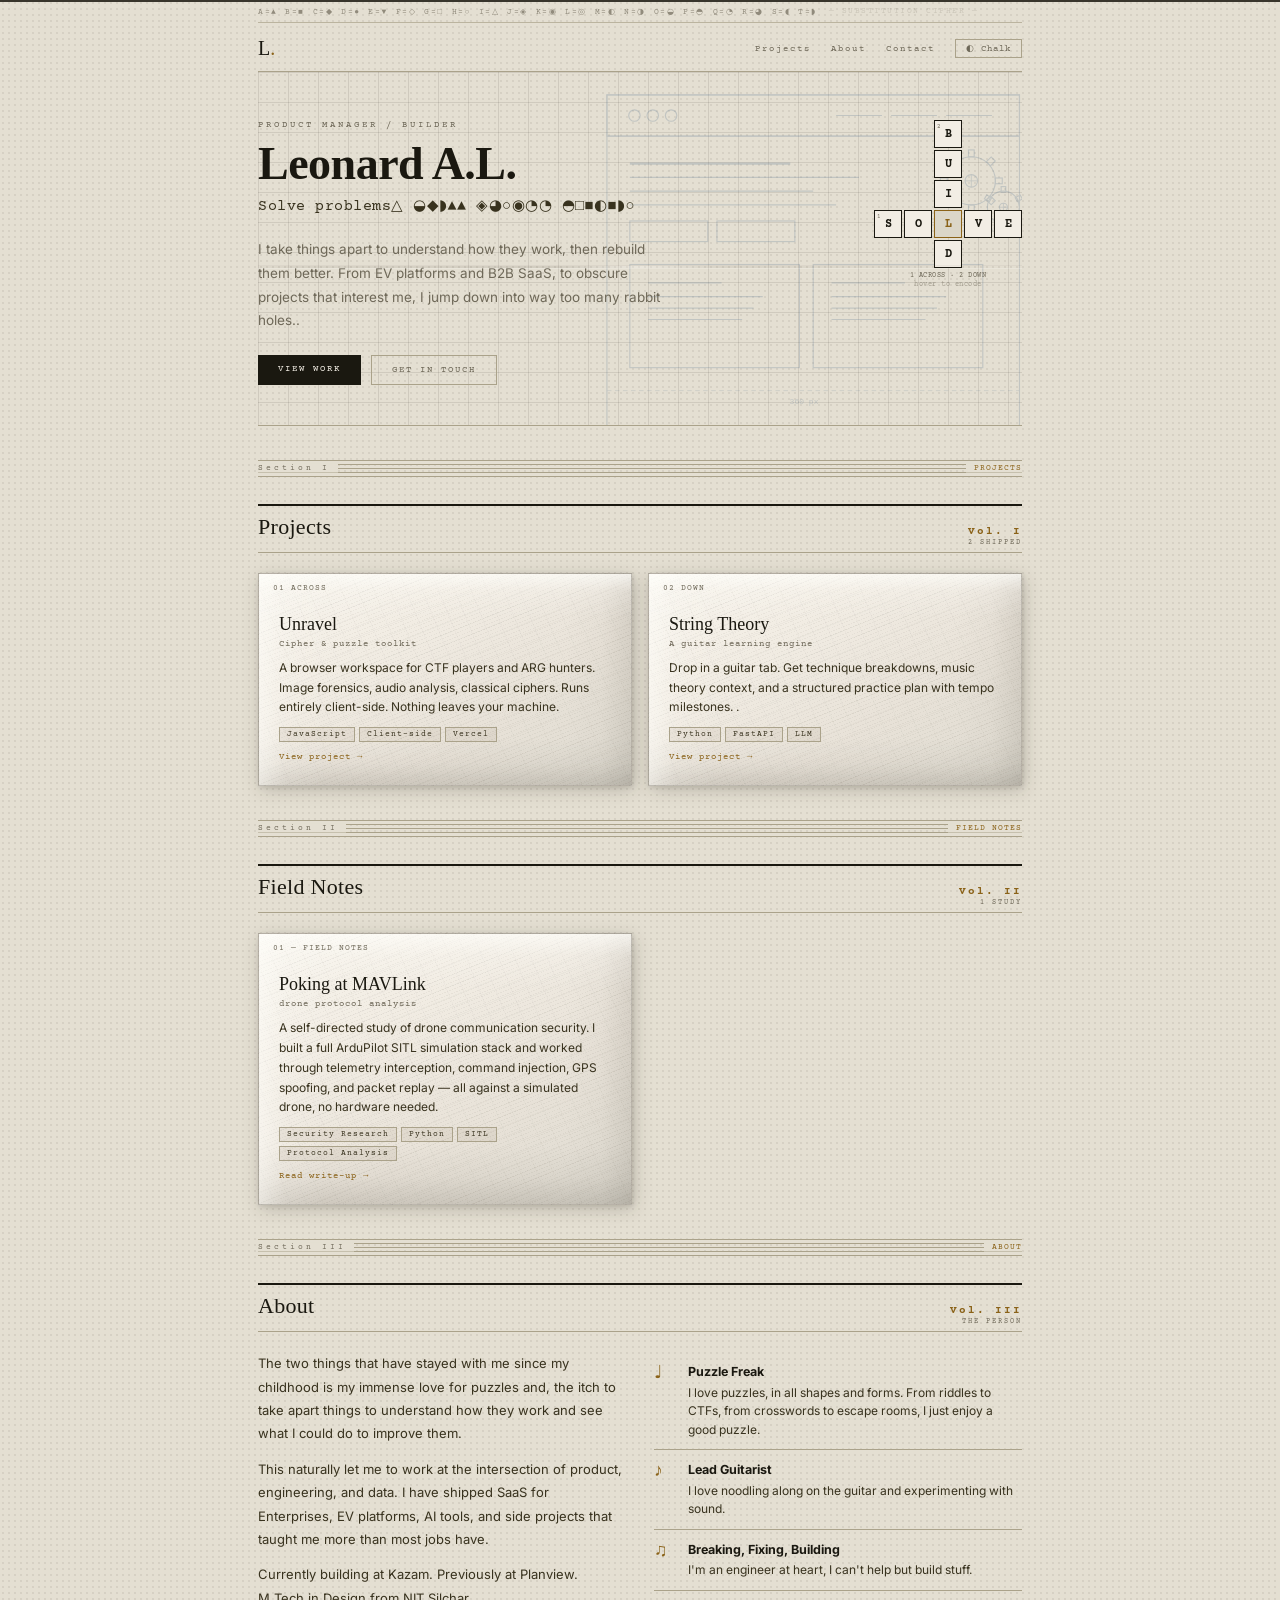
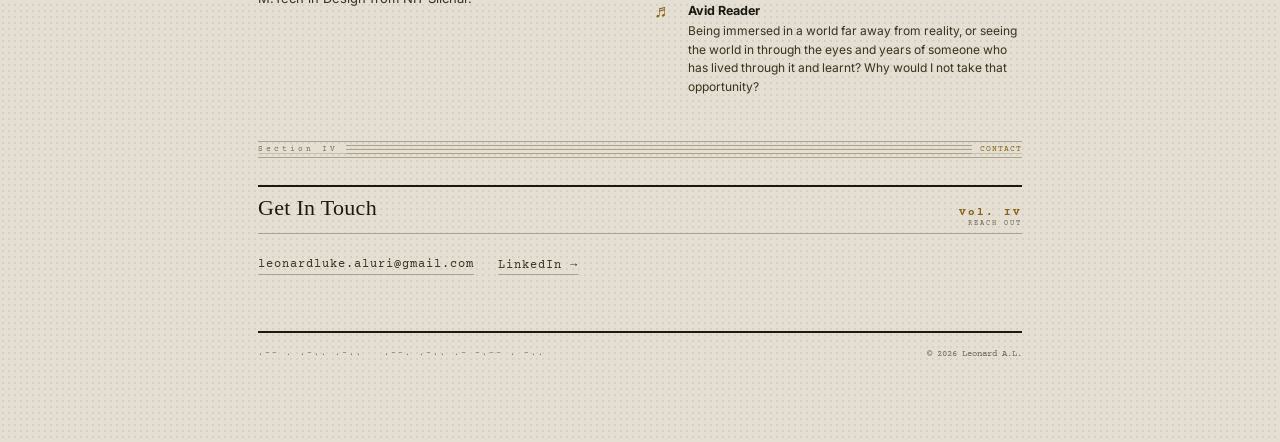
<file: index.html>
<!DOCTYPE html>
<html lang="en">
<head>
  <meta charset="UTF-8"/>
  <meta name="viewport" content="width=device-width,initial-scale=1"/>
  <title>Leonard A.L. — Product Manager &amp; Builder</title>
  <meta name="description" content="Portfolio of Leonard A.L. — PM and builder working at the intersection of puzzle-solving, music, and AI." />
  <link rel="stylesheet" href="style.css" />
  <link rel="stylesheet" href="fixes.css" />
  <link rel="preconnect" href="https://fonts.googleapis.com">
  <link rel="preconnect" href="https://fonts.gstatic.com" crossorigin>
  <link href="https://fonts.googleapis.com/css2?family=IM+Fell+English:ital@0;1&family=Courier+Prime:wght@400;700&family=Inter:wght@300;400;500;600&family=Rock+Salt&family=Kalam:wght@400;700&display=swap" rel="stylesheet">
  <link rel="icon" href="data:image/svg+xml,<svg xmlns='http://www.w3.org/2000/svg' viewBox='0 0 100 100'><text y='.9em' font-size='90'>◎</text></svg>" />
</head>
<body>

<!-- SVG filter: pencil-sketch card edges -->
<svg width="0" height="0" style="position:absolute;overflow:hidden;" aria-hidden="true">
  <defs>
    <filter id="pencil-edge" x="-4%" y="-4%" width="108%" height="108%"
            color-interpolation-filters="linearRGB">
      <feTurbulence type="fractalNoise" baseFrequency="0.030 0.022"
                    numOctaves="4" seed="11" result="noise"/>
      <feDisplacementMap in="SourceGraphic" in2="noise"
                         scale="1.8" xChannelSelector="R" yChannelSelector="G"/>
    </filter>
  </defs>
</svg>

<hr class="masthead-rule">

<div class="cipher-strip">
  <span>A=▲</span><span>B=■</span><span>C=◆</span><span>D=●</span><span>E=▼</span>
  <span>F=◇</span><span>G=□</span><span>H=○</span><span>I=△</span><span>J=◈</span>
  <span>K=◉</span><span>L=◎</span><span>M=◐</span><span>N=◑</span><span>O=◒</span>
  <span>P=◓</span><span>Q=◔</span><span>R=◕</span><span>S=◖</span><span>T=◗</span>
  <span style="opacity:.3;margin-left:4px;">— SUBSTITUTION CIPHER —</span>
</div>

<nav class="nav">
  <a href="#" class="nav-logo">L<span>.</span></a>
  <div class="nav-links">
    <a href="#projects">Projects</a>
    <a href="#about">About</a>
    <a href="#contact">Contact</a>
    <button class="mode-btn" id="modeBtn">◐ Chalk</button>
  </div>
</nav>

<section class="hero">
  <div class="hero-crease"></div>

  <!-- Blueprint sketch: product wireframe + gears -->
  <svg class="blueprint-bg" viewBox="0 0 400 340" fill="none" xmlns="http://www.w3.org/2000/svg" shape-rendering="geometricPrecision">
    <!-- outer frame -->
    <rect x="20" y="20" width="360" height="300" stroke="#4a6a8a" stroke-width="1"/>
    <!-- header bar -->
    <rect x="20" y="20" width="360" height="36" stroke="#4a6a8a" stroke-width="1" fill="none"/>
    <line x1="20" y1="56" x2="380" y2="56" stroke="#4a6a8a" stroke-width="1"/>
    <!-- nav dots -->
    <circle cx="44" cy="38" r="5" stroke="#4a6a8a" stroke-width="1"/>
    <circle cx="60" cy="38" r="5" stroke="#4a6a8a" stroke-width="1"/>
    <circle cx="76" cy="38" r="5" stroke="#4a6a8a" stroke-width="1"/>
    <!-- nav links -->
    <line x1="220" y1="38" x2="260" y2="38" stroke="#4a6a8a" stroke-width="1"/>
    <line x1="268" y1="38" x2="308" y2="38" stroke="#4a6a8a" stroke-width="1"/>
    <line x1="316" y1="38" x2="356" y2="38" stroke="#4a6a8a" stroke-width="1"/>
    <!-- hero text block -->
    <line x1="40" y1="80" x2="180" y2="80" stroke="#4a6a8a" stroke-width="2"/>
    <line x1="40" y1="92" x2="240" y2="92" stroke="#4a6a8a" stroke-width="1.2"/>
    <line x1="40" y1="104" x2="200" y2="104" stroke="#4a6a8a" stroke-width="1"/>
    <line x1="40" y1="116" x2="220" y2="116" stroke="#4a6a8a" stroke-width="1"/>
    <!-- CTA boxes -->
    <rect x="40" y="130" width="68" height="18" stroke="#4a6a8a" stroke-width="1" fill="none"/>
    <rect x="116" y="130" width="68" height="18" stroke="#4a6a8a" stroke-width="1" fill="none"/>
    <!-- card grid -->
    <rect x="40" y="168" width="148" height="90" stroke="#4a6a8a" stroke-width="1" fill="none"/>
    <rect x="200" y="168" width="148" height="90" stroke="#4a6a8a" stroke-width="1" fill="none"/>
    <!-- card internals left -->
    <line x1="56" y1="184" x2="120" y2="184" stroke="#4a6a8a" stroke-width="1.2"/>
    <line x1="56" y1="196" x2="156" y2="196" stroke="#4a6a8a" stroke-width="1"/>
    <line x1="56" y1="206" x2="148" y2="206" stroke="#4a6a8a" stroke-width="1"/>
    <line x1="56" y1="216" x2="138" y2="216" stroke="#4a6a8a" stroke-width="1"/>
    <!-- card internals right -->
    <line x1="216" y1="184" x2="280" y2="184" stroke="#4a6a8a" stroke-width="1.2"/>
    <line x1="216" y1="196" x2="316" y2="196" stroke="#4a6a8a" stroke-width="1"/>
    <line x1="216" y1="206" x2="308" y2="206" stroke="#4a6a8a" stroke-width="1"/>
    <line x1="216" y1="216" x2="298" y2="216" stroke="#4a6a8a" stroke-width="1"/>
    <!-- dimension marks -->
    <line x1="20" y1="278" x2="380" y2="278" stroke="#4a6a8a" stroke-width=".5" stroke-dasharray="4 3"/>
    <line x1="390" y1="56" x2="390" y2="268" stroke="#4a6a8a" stroke-width=".5" stroke-dasharray="4 3"/>
    <text x="192" y="290" font-family="monospace" font-size="7" fill="#4a6a8a" text-anchor="middle">360 px</text>
    <text x="397" y="166" font-family="monospace" font-size="7" fill="#4a6a8a" text-anchor="start" transform="rotate(90,397,166)">212 px</text>
    <!-- ─── GEARS (upper-right, empty quadrant) ─── -->
    <!-- Large gear: 8 teeth, center (338,95) -->
    <g transform="translate(338,95)" stroke="#4a6a8a" stroke-width="1" fill="none">
      <circle r="21"/>
      <circle r="5.5"/>
      <line x1="-5.5" y1="0" x2="5.5" y2="0" stroke-width=".7"/>
      <line x1="0" y1="-5.5" x2="0" y2="5.5" stroke-width=".7"/>
      <rect x="-2.5" y="-27" width="5" height="6"/>
      <rect x="-2.5" y="-27" width="5" height="6" transform="rotate(45)"/>
      <rect x="-2.5" y="-27" width="5" height="6" transform="rotate(90)"/>
      <rect x="-2.5" y="-27" width="5" height="6" transform="rotate(135)"/>
      <rect x="-2.5" y="-27" width="5" height="6" transform="rotate(180)"/>
      <rect x="-2.5" y="-27" width="5" height="6" transform="rotate(225)"/>
      <rect x="-2.5" y="-27" width="5" height="6" transform="rotate(270)"/>
      <rect x="-2.5" y="-27" width="5" height="6" transform="rotate(315)"/>
    </g>
    <!-- Small gear: 6 teeth, center (366,118) — interlocked with large gear -->
    <g transform="translate(366,118)" stroke="#4a6a8a" stroke-width="1" fill="none">
      <circle r="14"/>
      <circle r="3.5"/>
      <line x1="-3.5" y1="0" x2="3.5" y2="0" stroke-width=".7"/>
      <line x1="0" y1="-3.5" x2="0" y2="3.5" stroke-width=".7"/>
      <rect x="-2" y="-18" width="4" height="5"/>
      <rect x="-2" y="-18" width="4" height="5" transform="rotate(60)"/>
      <rect x="-2" y="-18" width="4" height="5" transform="rotate(120)"/>
      <rect x="-2" y="-18" width="4" height="5" transform="rotate(180)"/>
      <rect x="-2" y="-18" width="4" height="5" transform="rotate(240)"/>
      <rect x="-2" y="-18" width="4" height="5" transform="rotate(300)"/>
    </g>
    <!-- Gear dimension annotation -->
    <line x1="313" y1="130" x2="383" y2="130" stroke="#4a6a8a" stroke-width=".4" stroke-dasharray="3 3"/>
    <text x="348" y="140" font-family="monospace" font-size="6" fill="#4a6a8a" text-anchor="middle">⌀42 + ⌀28</text>
  </svg>

  <div class="hero-content">
    <!-- Crossword: SOLVE (across) + BUILD (down, shared L) -->
    <div class="xword-wrap">
      <div class="xw" id="xword">
        <!--       col1       col2       col3       col4       col5 -->
        <!-- row1: BUILD starts top of col3 -->
        <div class="xc xc-e"></div>
        <div class="xc xc-e"></div>
        <div class="xc xc-f" id="c-B"><span class="xc-num">2</span><span class="real">B</span><span class="enc">■</span></div>
        <div class="xc xc-e"></div>
        <div class="xc xc-e"></div>
        <!-- row2 -->
        <div class="xc xc-e"></div>
        <div class="xc xc-e"></div>
        <div class="xc xc-f" id="c-U"><span class="real">U</span><span class="enc">△</span></div>
        <div class="xc xc-e"></div>
        <div class="xc xc-e"></div>
        <!-- row3 -->
        <div class="xc xc-e"></div>
        <div class="xc xc-e"></div>
        <div class="xc xc-f" id="c-I"><span class="real">I</span><span class="enc">△</span></div>
        <div class="xc xc-e"></div>
        <div class="xc xc-e"></div>
        <!-- row4: SOLVE across, L shared with BUILD (gold) -->
        <div class="xc xc-f" id="c-S"><span class="xc-num">1</span><span class="real">S</span><span class="enc">◖</span></div>
        <div class="xc xc-f" id="c-O"><span class="real">O</span><span class="enc">◒</span></div>
        <div class="xc xc-f gold" id="c-L"><span class="real">L</span><span class="enc">◎</span></div>
        <div class="xc xc-f" id="c-V"><span class="real">V</span><span class="enc">▼</span></div>
        <div class="xc xc-f" id="c-E"><span class="real">E</span><span class="enc">▼</span></div>
        <!-- row5: BUILD ends bottom of col3 -->
        <div class="xc xc-e"></div>
        <div class="xc xc-e"></div>
        <div class="xc xc-f" id="c-D"><span class="real">D</span><span class="enc">●</span></div>
        <div class="xc xc-e"></div>
        <div class="xc xc-e"></div>
      </div>
      <div class="xword-hint">1 ACROSS · 2 DOWN</div>
      <div class="xword-sub">hover to encode</div>
    </div>

    <div class="hero-eyebrow">Product Manager / Builder</div>
    <h1 class="hero-name">Leonard A.L.</h1>
    <div class="hero-decode" id="heroTagline">◖ ◒ ◎ ● ▼ &nbsp; ◓ ◕ ◒ ■ ◎ ▼ ◐ ◖</div>
    <p class="hero-bio">
      I take things apart to understand how they work, then rebuild them better.
      From EV platforms and B2B SaaS, to obscure projects that interest me, I jump down into way too many rabbit holes..
    </p>
    <div class="hero-cta">
      <a href="#projects" class="btn-p">View Work</a>
      <a href="#contact" class="btn-g">Get In Touch</a>
    </div>
  </div>
</section>

<!-- ── PROJECTS ── -->
<div class="staff">
  <span class="staff-l">Section I</span>
  <span class="staff-r">PROJECTS</span>
</div>
<div class="sec-banner" id="projects">
  <span class="sec-title-text">Projects</span>
  <div class="sec-meta-wrap">
    <span class="sec-roman">Vol. I</span>
    <span class="sec-count">2 SHIPPED</span>
  </div>
</div>

<div class="proj-grid">
  <a href="https://unravel-delta.vercel.app/" target="_blank" rel="noopener" class="pcard">
    <span class="card-num">01 ACROSS</span>
    <div class="card-title">Unravel</div>
    <div class="card-sub">Cipher &amp; puzzle toolkit</div>
    <div class="card-desc">
      A browser workspace for CTF players and ARG hunters. Image forensics,
      audio analysis, classical ciphers. Runs entirely client-side.
      Nothing leaves your machine.
    </div>
    <div class="card-tags">
      <span class="tag">JavaScript</span>
      <span class="tag">Client-side</span>
      <span class="tag">Vercel</span>
    </div>
    <span class="card-link">View project →</span>
  </a>

  <a href="https://tab-fg52.vercel.app/" target="_blank" rel="noopener" class="pcard">
    <span class="card-num">02 DOWN</span>
    <div class="card-title">String Theory</div>
    <div class="card-sub">A guitar learning engine</div>
    <div class="card-desc">
      Drop in a guitar tab. Get technique breakdowns, music theory context,
      and a structured practice plan with tempo milestones. .
    </div>
    <div class="card-tags">
      <span class="tag">Python</span>
      <span class="tag">FastAPI</span>
      <span class="tag">LLM</span>
    </div>
    <span class="card-link">View project →</span>
  </a>
</div>

<!-- ── FIELD NOTES ── -->
<div class="staff" id="labs">
  <span class="staff-l">Section II</span>
  <span class="staff-r">FIELD NOTES</span>
</div>
<div class="sec-banner">
  <span class="sec-title-text">Field Notes</span>
  <div class="sec-meta-wrap">
    <span class="sec-roman">Vol. II</span>
    <span class="sec-count">1 STUDY</span>
  </div>
</div>

<div class="proj-grid">
  <a href="labs/drone-mavlink.html" class="pcard">
    <span class="card-num">01 — FIELD NOTES</span>
    <div class="card-title">Poking at MAVLink</div>
    <div class="card-sub">drone protocol analysis</div>
    <div class="card-desc">
      A self-directed study of drone communication security. I built a full
      ArduPilot SITL simulation stack and worked through telemetry interception,
      command injection, GPS spoofing, and packet replay — all against a
      simulated drone, no hardware needed.
    </div>
    <div class="card-tags">
      <span class="tag">Security Research</span>
      <span class="tag">Python</span>
      <span class="tag">SITL</span>
      <span class="tag">Protocol Analysis</span>
    </div>
    <span class="card-link">Read write-up →</span>
  </a>
</div>

<!-- ── ABOUT ── -->
<div class="staff" id="about">
  <span class="staff-l">Section III</span>
  <span class="staff-r">ABOUT</span>
</div>
<div class="sec-banner">
  <span class="sec-title-text">About</span>
  <div class="sec-meta-wrap">
    <span class="sec-roman">Vol. III</span>
    <span class="sec-count">THE PERSON</span>
  </div>
</div>

<div class="about-grid">
  <div>
    <p class="about-p">
      The two things that have stayed with me since my childhood is my immense love for puzzles and, the itch to take apart things to understand how they work and see what I could do to improve them.
    </p>
    <p class="about-p">
      This naturally let me to work at the intersection of product, engineering, and data. I have shipped SaaS for Enterprises, EV platforms, AI tools, and side projects that taught me more than most jobs have.
    </p>
    <p class="about-p">
      Currently building at Kazam. Previously at Planview.
      M.Tech in Design from NIT Silchar.
    </p>
  </div>
  <div class="interest-list">
    <div class="interest">
      <span class="note-icon">♩</span>
      <div class="int-text">
        <strong>Puzzle Freak</strong>
        I love puzzles, in all shapes and forms. From riddles to CTFs, from crosswords to escape rooms, I just enjoy a good puzzle.
      </div>
    </div>
    <div class="interest">
      <span class="note-icon">♪</span>
      <div class="int-text">
        <strong>Lead Guitarist</strong>
        I love noodling along on the guitar and experimenting with sound.
      </div>
    </div>
    <div class="interest">
      <span class="note-icon">♫</span>
      <div class="int-text">
        <strong>Breaking, Fixing, Building</strong>
        I'm an engineer at heart, I can't help but build stuff.
      </div>
    </div>
    <div class="interest">
      <span class="note-icon">♬</span>
      <div class="int-text">
        <strong>Avid Reader</strong>
        Being immersed in a world far away from reality, or seeing the world in through the eyes and years of someone who has lived through it and learnt? Why would I not take that opportunity?
      </div>
    </div>
  </div>
</div>

<!-- ── CONTACT ── -->
<div class="staff" id="contact">
  <span class="staff-l">Section IV</span>
  <span class="staff-r">CONTACT</span>
</div>
<div class="sec-banner">
  <span class="sec-title-text">Get In Touch</span>
  <div class="sec-meta-wrap">
    <span class="sec-roman">Vol. IV</span>
    <span class="sec-count">REACH OUT</span>
  </div>
</div>
<div class="contact-row">
  <a href="mailto:leonardluke.aluri@gmail.com" class="contact-link">leonardluke.aluri@gmail.com</a>
  <a href="https://linkedin.com/in/leonard-al" target="_blank" rel="noopener" class="contact-link">LinkedIn →</a>
</div>

<footer class="site-footer">
  <div class="footer-morse" title="Morse: WELL PLAYED">
    .-- . .-.. .-.. &nbsp; .--. .-.. .- -.-- . -..
  </div>
  <div class="footer-copy">© 2026 Leonard A.L.</div>
</footer>

<script src="script.js"></script>
</body>
</html>
</file>
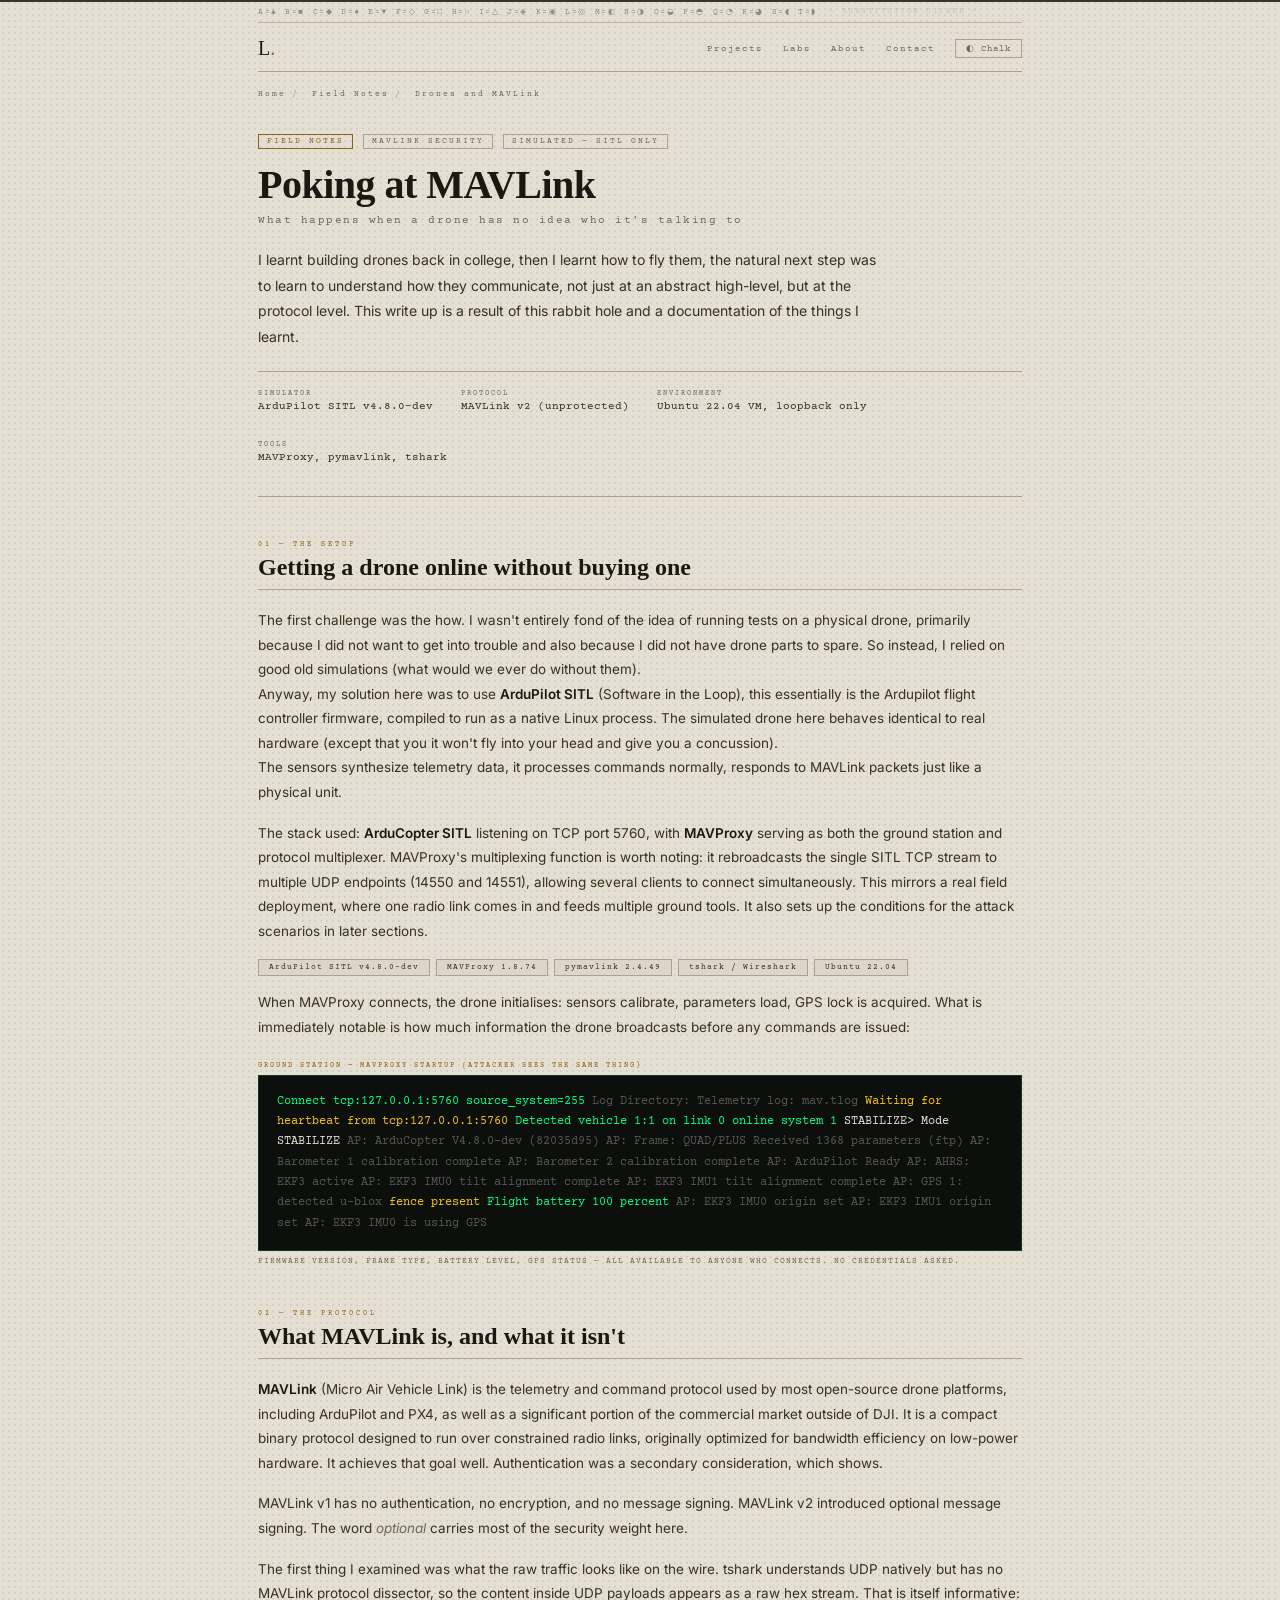
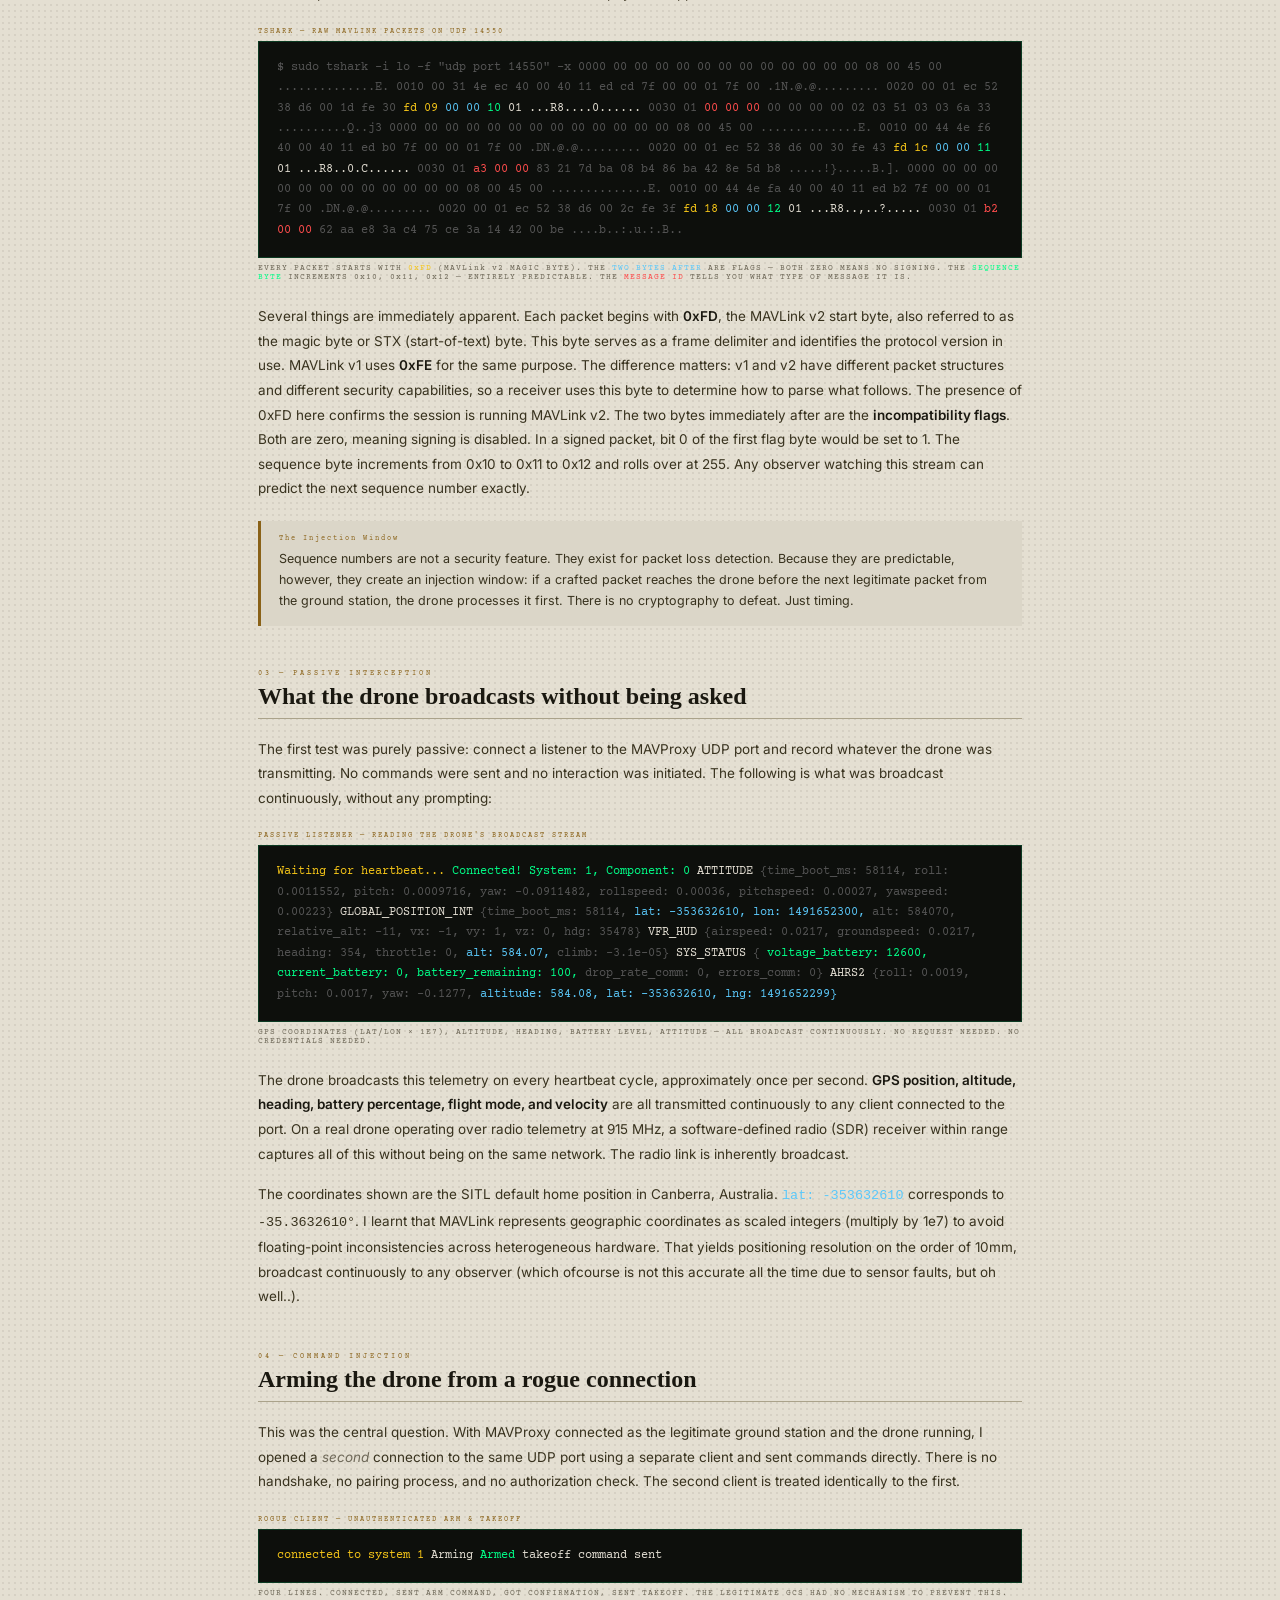
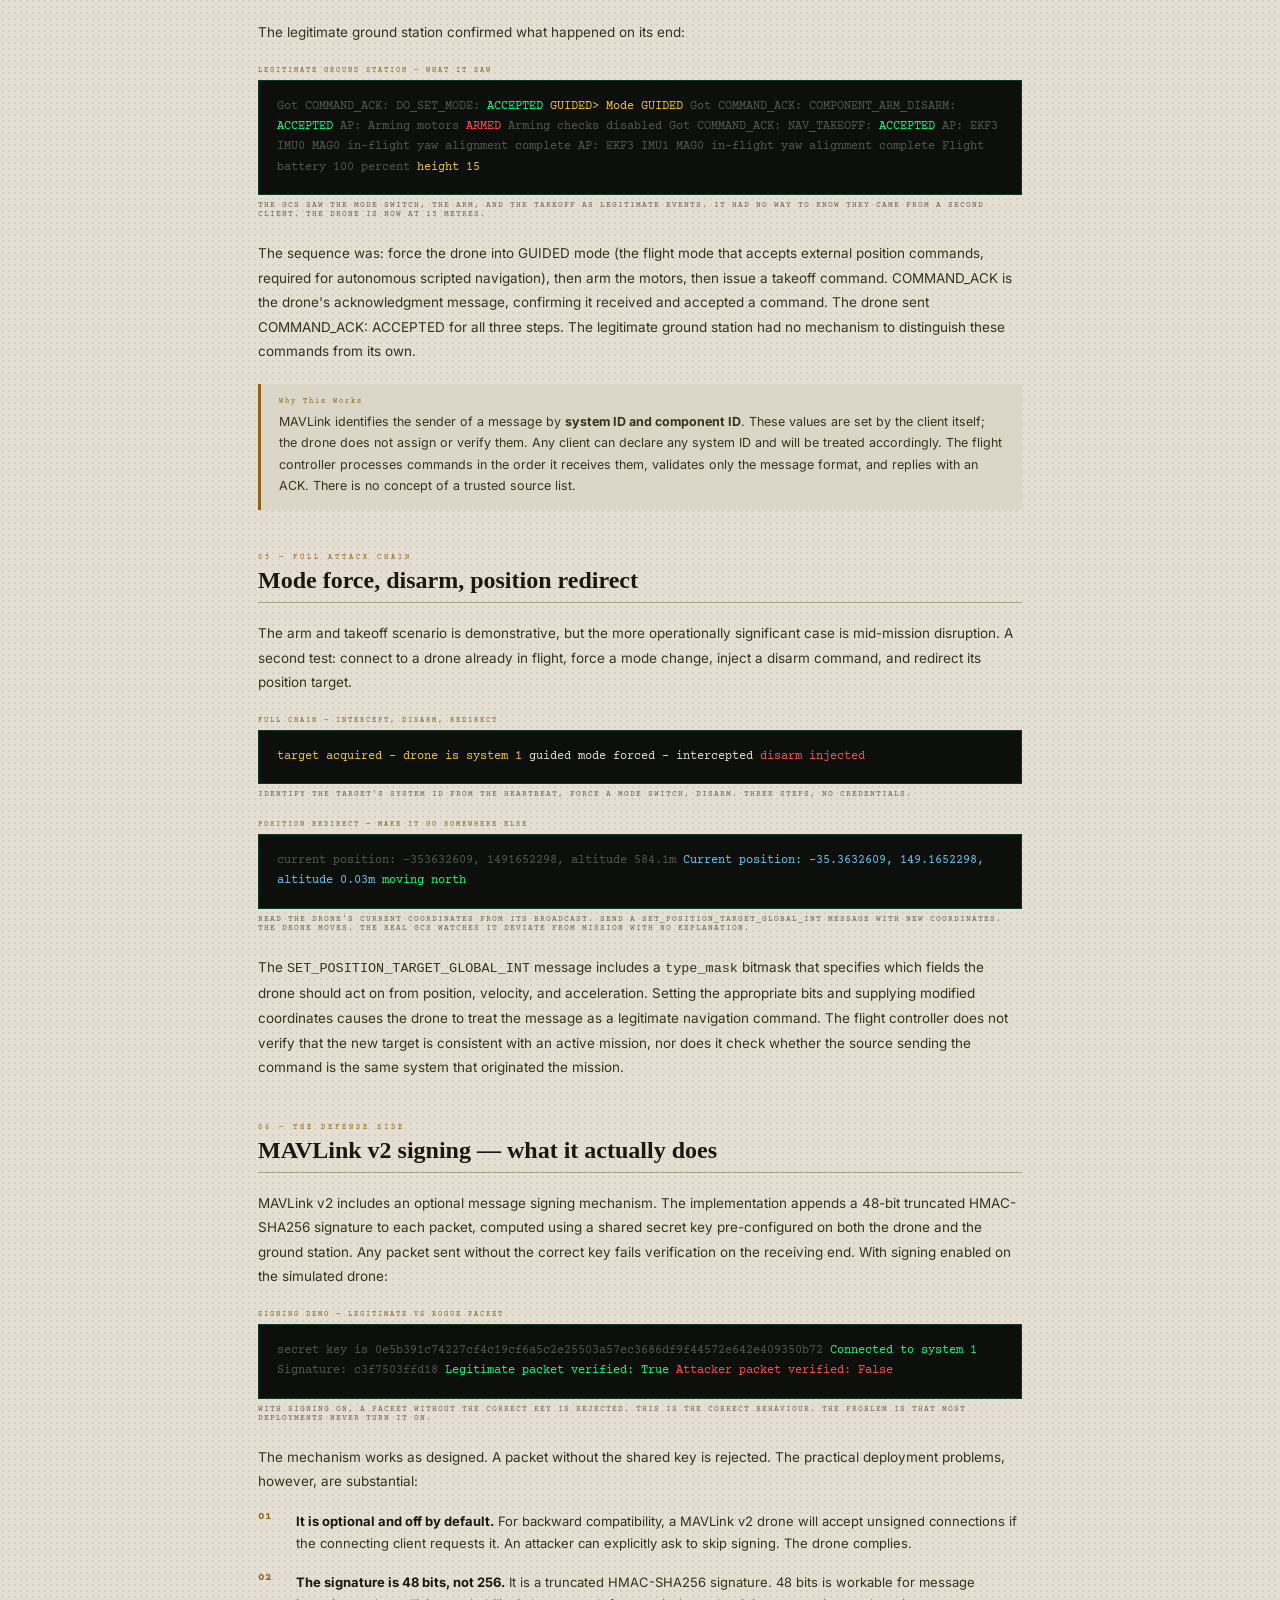
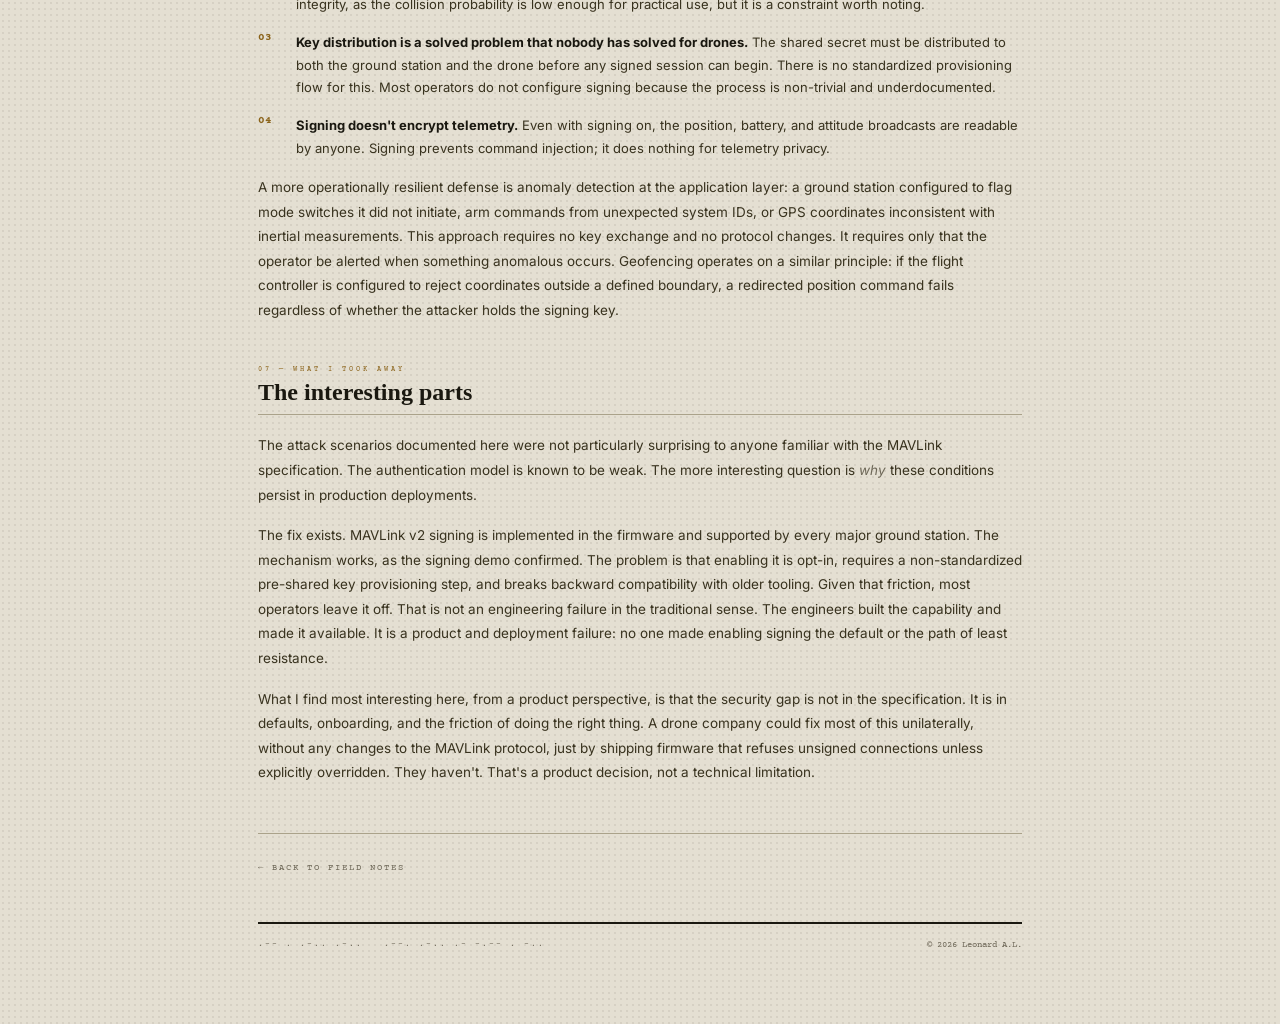
<file: labs/drone-mavlink.html>
<!DOCTYPE html>
<html lang="en">
<head>
  <meta charset="UTF-8"/>
  <meta name="viewport" content="width=device-width,initial-scale=1"/>
  <title>Poking at MAVLink — Leonard A.L.</title>
  <meta name="description" content="A hands-on study of MAVLink protocol vulnerabilities. Real terminal output from a simulated drone — heartbeat interception, unauthenticated arming, command injection, and what a fix actually looks like." />
  <link rel="stylesheet" href="../style.css" />
  <link rel="stylesheet" href="../fixes.css" />
  <link rel="preconnect" href="https://fonts.googleapis.com">
  <link rel="preconnect" href="https://fonts.gstatic.com" crossorigin>
  <link href="https://fonts.googleapis.com/css2?family=IM+Fell+English:ital@0;1&family=Courier+Prime:wght@400;700&family=Inter:wght@300;400;500;600&family=Rock+Salt&family=Kalam:wght@400;700&display=swap" rel="stylesheet">
  <link rel="icon" href="data:image/svg+xml,<svg xmlns='http://www.w3.org/2000/svg' viewBox='0 0 100 100'><text y='.9em' font-size='90'>◎</text></svg>" />
  <style>
    /* ── LAB PAGE ── */
    .lab-breadcrumb {
      font-family: 'Courier Prime', monospace;
      font-size: 8px; letter-spacing: 2px;
      color: var(--faded); margin: 18px 0 0;
      transition: color .35s;
    }
    .lab-breadcrumb a { color: var(--faded); text-decoration: none; transition: color .2s; }
    .lab-breadcrumb a:hover { color: var(--gold); }
    .lab-breadcrumb span { margin: 0 6px; opacity: .5; }

    .lab-hero { padding: 28px 0 32px; border-bottom: 1px solid var(--border); transition: border-color .35s; }

    .lab-type-badge { display: inline-flex; gap: 10px; flex-wrap: wrap; margin-bottom: 14px; }
    .lab-type-badge span {
      font-family: 'Courier Prime', monospace; font-size: 8px;
      letter-spacing: 2px; color: var(--faded);
      border: 1px solid var(--border); padding: 2px 8px;
      transition: color .35s, border-color .35s;
    }
    .lab-type-badge span.hi { color: var(--gold); border-color: var(--gold); }

    .lab-title {
      font-family: 'IM Fell English', serif; font-size: 40px;
      line-height: 1.08; color: var(--ink); margin-bottom: 8px;
      letter-spacing: -.5px; transition: color .35s;
    }
    html.dusk .lab-title {
      font-family: 'Rock Salt', cursive; font-size: 28px;
      font-weight: 400; opacity: .88;
      text-shadow: 0 0 8px rgba(237,232,212,.40), 2px 1px 0 rgba(237,232,212,.08),
        -2px -1px 0 rgba(237,232,212,.06), 0 0 2px rgba(237,232,212,.50);
    }
    .lab-subtitle {
      font-family: 'Courier Prime', monospace; font-size: 11px;
      letter-spacing: 1.5px; color: var(--faded); margin-bottom: 20px;
      transition: color .35s;
    }
    .lab-intro {
      font-size: 14px; line-height: 1.82; color: var(--ink2);
      max-width: 620px; transition: color .35s;
    }
    .lab-meta-row {
      display: flex; gap: 28px; flex-wrap: wrap;
      margin-top: 22px; padding-top: 18px;
      border-top: 1px solid var(--border); transition: border-color .35s;
    }
    .lab-meta-item { display: flex; flex-direction: column; gap: 3px; }
    .lab-meta-label {
      font-family: 'Courier Prime', monospace; font-size: 7px;
      letter-spacing: 2px; color: var(--faded); text-transform: uppercase;
      transition: color .35s;
    }
    .lab-meta-value {
      font-family: 'Courier Prime', monospace; font-size: 11px;
      color: var(--ink2); transition: color .35s;
    }

    /* ── CONTENT ── */
    .lab-section { margin: 44px 0 0; }
    .lab-section-label {
      font-family: 'Courier Prime', monospace; font-size: 7px;
      letter-spacing: 3px; color: var(--gold); text-transform: uppercase;
      margin-bottom: 6px; transition: color .35s;
    }
    .lab-section h2 {
      font-family: 'IM Fell English', serif; font-size: 24px;
      color: var(--ink); margin-bottom: 18px; padding-bottom: 8px;
      border-bottom: 1px solid var(--border);
      transition: color .35s, border-color .35s;
    }
    html.dusk .lab-section h2 {
      font-family: 'Rock Salt', cursive; font-size: 18px;
      font-weight: 400; opacity: .88;
      text-shadow: 0 0 6px rgba(237,232,212,.38), 2px 1px 0 rgba(237,232,212,.07),
        -2px -1px 0 rgba(237,232,212,.05), 0 0 2px rgba(237,232,212,.45);
    }
    .lab-p {
      font-size: 13.5px; line-height: 1.82; color: var(--ink2);
      margin-bottom: 16px; transition: color .35s;
    }
    .lab-p strong { color: var(--ink); font-weight: 600; transition: color .35s; }
    .lab-p em { font-style: italic; color: var(--faded); }

    /* ── TERMINAL BLOCK ── */
    .term-wrap { margin: 22px 0; }
    .term-label {
      font-family: 'Courier Prime', monospace; font-size: 7px;
      letter-spacing: 2px; color: var(--gold); margin-bottom: 6px;
      transition: color .35s;
    }
    .term {
      background: #0d0f0c;
      border: 1px solid rgba(0,255,136,.18);
      padding: 16px 18px;
      font-family: 'Courier Prime', monospace;
      font-size: 12px; line-height: 1.7;
      overflow-x: auto;
    }
    .term-caption {
      font-family: 'Courier Prime', monospace; font-size: 8px;
      letter-spacing: 1px; color: var(--faded);
      margin-top: 6px; transition: color .35s;
    }
    /* Terminal text colours */
    .t-green  { color: #00ff88; }
    .t-yellow { color: #f5c518; }
    .t-red    { color: #ff4d4d; }
    .t-grey   { color: #666; }
    .t-white  { color: #e2ddd2; }
    .t-dim    { color: #555; }
    .t-cyan   { color: #5bc8fa; }
    .t-gold   { color: #e8d86a; }

    /* ── CALLOUT ── */
    .lab-callout {
      background: var(--paper); border-left: 3px solid var(--gold);
      padding: 14px 18px; margin: 20px 0;
      transition: background .35s;
    }
    .lab-callout-label {
      font-family: 'Courier Prime', monospace; font-size: 7px;
      letter-spacing: 2px; color: var(--gold); margin-bottom: 6px;
      transition: color .35s;
    }
    .lab-callout p {
      font-size: 12.5px; line-height: 1.7;
      color: var(--ink2); margin: 0; transition: color .35s;
    }

    /* ── FINDING LIST ── */
    .finding-list { list-style: none; margin: 16px 0; display: flex; flex-direction: column; gap: 16px; }
    .finding-list li { display: flex; gap: 16px; align-items: flex-start; }
    .finding-num {
      font-family: 'Courier Prime', monospace; font-size: 11px;
      color: var(--gold); min-width: 22px; font-weight: 700;
      transition: color .35s;
    }
    .finding-text { font-size: 13px; line-height: 1.72; color: var(--ink2); transition: color .35s; }
    .finding-text strong { color: var(--ink); transition: color .35s; }

    /* ── STACK PILLS ── */
    .stack-row { display: flex; flex-wrap: wrap; gap: 6px; margin: 14px 0; }
    .stack-pill {
      font-family: 'Courier Prime', monospace; font-size: 8px;
      letter-spacing: 1px; color: var(--ink2);
      border: 1px solid var(--border); padding: 3px 10px;
      background: var(--paper); transition: color .35s, border-color .35s, background .35s;
    }

    /* ── BACK ── */
    .lab-back { margin-top: 48px; padding-top: 20px; border-top: 1px solid var(--border); transition: border-color .35s; }
    .lab-back a {
      font-family: 'Courier Prime', monospace; font-size: 9px;
      letter-spacing: 2px; color: var(--faded); text-decoration: none;
      text-transform: uppercase; transition: color .2s;
    }
    .lab-back a:hover { color: var(--gold); }
  </style>
</head>
<body>

<svg width="0" height="0" style="position:absolute;overflow:hidden;" aria-hidden="true">
  <defs>
    <filter id="pencil-edge" x="-4%" y="-4%" width="108%" height="108%" color-interpolation-filters="linearRGB">
      <feTurbulence type="fractalNoise" baseFrequency="0.030 0.022" numOctaves="4" seed="11" result="noise"/>
      <feDisplacementMap in="SourceGraphic" in2="noise" scale="1.8" xChannelSelector="R" yChannelSelector="G"/>
    </filter>
  </defs>
</svg>

<hr class="masthead-rule">
<div class="cipher-strip">
  <span>A=▲</span><span>B=■</span><span>C=◆</span><span>D=●</span><span>E=▼</span>
  <span>F=◇</span><span>G=□</span><span>H=○</span><span>I=△</span><span>J=◈</span>
  <span>K=◉</span><span>L=◎</span><span>M=◐</span><span>N=◑</span><span>O=◒</span>
  <span>P=◓</span><span>Q=◔</span><span>R=◕</span><span>S=◖</span><span>T=◗</span>
  <span style="opacity:.3;margin-left:4px;">— SUBSTITUTION CIPHER —</span>
</div>

<nav class="nav">
  <a href="../index.html" class="nav-logo">L<span>.</span></a>
  <div class="nav-links">
    <a href="../index.html#projects">Projects</a>
    <a href="../index.html#labs">Labs</a>
    <a href="../index.html#about">About</a>
    <a href="../index.html#contact">Contact</a>
    <button class="mode-btn" id="modeBtn">◐ Chalk</button>
  </div>
</nav>

<div class="lab-breadcrumb">
  <a href="../index.html">Home</a><span>/</span>
  <a href="../index.html#labs">Field Notes</a><span>/</span>
  Drones and MAVLink
</div>

<!-- ── HERO ── -->
<div class="lab-hero">
  <div class="lab-type-badge">
    <span class="hi">FIELD NOTES</span>
    <span>MAVLINK SECURITY</span>
    <span>SIMULATED — SITL ONLY</span>
  </div>
  <h1 class="lab-title">Poking at MAVLink</h1>
  <div class="lab-subtitle">What happens when a drone has no idea who it's talking to</div>
  <p class="lab-intro">
    I learnt building drones back in college, then I learnt how to fly them, the natural next step was
    to learn to understand how they communicate, not just at an abstract high-level, but at the protocol
    level. This write up is a result of this rabbit hole and a documentation of the things I learnt. 
  </p>
  <div class="lab-meta-row">
    <div class="lab-meta-item">
      <span class="lab-meta-label">Simulator</span>
      <span class="lab-meta-value">ArduPilot SITL v4.8.0-dev</span>
    </div>
    <div class="lab-meta-item">
      <span class="lab-meta-label">Protocol</span>
      <span class="lab-meta-value">MAVLink v2 (unprotected)</span>
    </div>
    <div class="lab-meta-item">
      <span class="lab-meta-label">Environment</span>
      <span class="lab-meta-value">Ubuntu 22.04 VM, loopback only</span>
    </div>
    <div class="lab-meta-item">
      <span class="lab-meta-label">Tools</span>
      <span class="lab-meta-value">MAVProxy, pymavlink, tshark</span>
    </div>
  </div>
</div>

<!-- ── 01: THE SETUP ── -->
<div class="lab-section">
  <div class="lab-section-label">01 — The Setup</div>
  <h2>Getting a drone online without buying one</h2>

  <p class="lab-p">
    The first challenge was the how. I wasn't entirely fond of the idea of running tests on a physical drone,
    primarily because I did not want to get into trouble and also because I did not have drone parts to spare. 
    So instead, I relied on good old simulations (what would we ever do without them).
    <br>
    Anyway, my solution here was to use <strong>ArduPilot SITL</strong> (Software in the Loop), this essentially is the 
    Ardupilot flight controller firmware, compiled to run as a native Linux process. The simulated drone here
    behaves identical to real hardware (except that you it won't fly into your head and give you a concussion).
    <br>
    The sensors synthesize telemetry data, it processes commands normally, responds to MAVLink packets just like a 
    physical unit.
  </p>

  <p class="lab-p">
    The stack used: <strong>ArduCopter SITL</strong> listening on TCP port 5760, with
    <strong>MAVProxy</strong> serving as both the ground station and protocol multiplexer.
    MAVProxy's multiplexing function is worth noting: it rebroadcasts the single SITL TCP stream
    to multiple UDP endpoints (14550 and 14551), allowing several clients to connect simultaneously.
    This mirrors a real field deployment, where one radio link comes in and feeds multiple ground
    tools. It also sets up the conditions for the attack scenarios in later sections.
  </p>

  <div class="stack-row">
    <span class="stack-pill">ArduPilot SITL v4.8.0-dev</span>
    <span class="stack-pill">MAVProxy 1.8.74</span>
    <span class="stack-pill">pymavlink 2.4.49</span>
    <span class="stack-pill">tshark / Wireshark</span>
    <span class="stack-pill">Ubuntu 22.04</span>
  </div>

  <p class="lab-p">
    When MAVProxy connects, the drone initialises: sensors calibrate, parameters load, GPS lock is
    acquired. What is immediately notable is how much information the drone broadcasts before any
    commands are issued:
  </p>

  <div class="term-wrap">
    <div class="term-label">GROUND STATION — MAVPROXY STARTUP (ATTACKER SEES THE SAME THING)</div>
    <div class="term">
<span class="t-green">Connect tcp:127.0.0.1:5760 source_system=255</span>
<span class="t-dim">Log Directory:</span>
<span class="t-dim">Telemetry log: mav.tlog</span>
<span class="t-yellow">Waiting for heartbeat from tcp:127.0.0.1:5760</span>
<span class="t-green">Detected vehicle 1:1 on link 0</span>
<span class="t-green">online system 1</span>
<span class="t-white">STABILIZE&gt; Mode STABILIZE</span>
<span class="t-dim">AP: ArduCopter V4.8.0-dev (82035d95)</span>
<span class="t-dim">AP: Frame: QUAD/PLUS</span>
<span class="t-dim">Received 1368 parameters (ftp)</span>
<span class="t-dim">AP: Barometer 1 calibration complete</span>
<span class="t-dim">AP: Barometer 2 calibration complete</span>
<span class="t-dim">AP: ArduPilot Ready</span>
<span class="t-dim">AP: AHRS: EKF3 active</span>
<span class="t-dim">AP: EKF3 IMU0 tilt alignment complete</span>
<span class="t-dim">AP: EKF3 IMU1 tilt alignment complete</span>
<span class="t-dim">AP: GPS 1: detected u-blox</span>
<span class="t-yellow">fence present</span>
<span class="t-green">Flight battery 100 percent</span>
<span class="t-dim">AP: EKF3 IMU0 origin set</span>
<span class="t-dim">AP: EKF3 IMU1 origin set</span>
<span class="t-dim">AP: EKF3 IMU0 is using GPS</span>
    </div>
    <div class="term-caption">FIRMWARE VERSION, FRAME TYPE, BATTERY LEVEL, GPS STATUS — ALL AVAILABLE TO ANYONE WHO CONNECTS. NO CREDENTIALS ASKED.</div>
  </div>
</div>

<!-- ── 02: THE PROTOCOL ── -->
<div class="lab-section">
  <div class="lab-section-label">02 — The Protocol</div>
  <h2>What MAVLink is, and what it isn't</h2>

  <p class="lab-p">
    <strong>MAVLink</strong> (Micro Air Vehicle Link) is the telemetry and command protocol used by
    most open-source drone platforms, including ArduPilot and PX4, as well as a significant portion
    of the commercial market outside of DJI. It is a compact binary protocol designed to run over
    constrained radio links, originally optimized for bandwidth efficiency on low-power hardware.
    It achieves that goal well. Authentication was a secondary consideration, which shows.
  </p>

  <p class="lab-p">
    MAVLink v1 has no authentication, no encryption, and no message signing. MAVLink v2 introduced
    optional message signing. The word <em>optional</em> carries most of the security weight here.
  </p>

  <p class="lab-p">
    The first thing I examined was what the raw traffic looks like on the wire. tshark understands
    UDP natively but has no MAVLink protocol dissector, so the content inside UDP payloads appears
    as a raw hex stream. That is itself informative:
  </p>

  <div class="term-wrap">
    <div class="term-label">TSHARK — RAW MAVLINK PACKETS ON UDP 14550</div>
    <div class="term">
<span class="t-dim">$ sudo tshark -i lo -f "udp port 14550" -x</span>

<span class="t-dim">0000  00 00 00 00 00 00 00 00 00 00 00 00 08 00 45 00   ..............E.</span>
<span class="t-dim">0010  00 31 4e ec 40 00 40 11 ed cd 7f 00 00 01 7f 00   .1N.@.@.........</span>
<span class="t-dim">0020  00 01 ec 52 38 d6 00 1d fe 30</span> <span class="t-yellow">fd 09</span> <span class="t-cyan">00 00</span> <span class="t-green">10</span> <span class="t-white">01   ...R8....0......</span>
<span class="t-dim">0030  01</span> <span class="t-red">00 00 00</span> <span class="t-dim">00 00 00 00 02 03 51 03 03 6a 33      ..........Q..j3</span>

<span class="t-dim">0000  00 00 00 00 00 00 00 00 00 00 00 00 08 00 45 00   ..............E.</span>
<span class="t-dim">0010  00 44 4e f6 40 00 40 11 ed b0 7f 00 00 01 7f 00   .DN.@.@.........</span>
<span class="t-dim">0020  00 01 ec 52 38 d6 00 30 fe 43</span> <span class="t-yellow">fd 1c</span> <span class="t-cyan">00 00</span> <span class="t-green">11</span> <span class="t-white">01   ...R8..0.C......</span>
<span class="t-dim">0030  01</span> <span class="t-red">a3 00 00</span> <span class="t-dim">83 21 7d ba 08 b4 86 ba 42 8e 5d b8   .....!}.....B.].</span>

<span class="t-dim">0000  00 00 00 00 00 00 00 00 00 00 00 00 08 00 45 00   ..............E.</span>
<span class="t-dim">0010  00 44 4e fa 40 00 40 11 ed b2 7f 00 00 01 7f 00   .DN.@.@.........</span>
<span class="t-dim">0020  00 01 ec 52 38 d6 00 2c fe 3f</span> <span class="t-yellow">fd 18</span> <span class="t-cyan">00 00</span> <span class="t-green">12</span> <span class="t-white">01   ...R8..,..?.....</span>
<span class="t-dim">0030  01</span> <span class="t-red">b2 00 00</span> <span class="t-dim">62 aa e8 3a c4 75 ce 3a 14 42 00 be   ....b..:.</span><span class="t-dim">u.:.B..</span>
    </div>
    <div class="term-caption">EVERY PACKET STARTS WITH <span style="color:#f5c518">0xFD</span> (MAVLink v2 MAGIC BYTE). THE <span style="color:#5bc8fa">TWO BYTES AFTER</span> ARE FLAGS — BOTH ZERO MEANS NO SIGNING. THE <span style="color:#00ff88">SEQUENCE BYTE</span> INCREMENTS 0x10, 0x11, 0x12 — ENTIRELY PREDICTABLE. THE <span style="color:#ff4d4d">MESSAGE ID</span> TELLS YOU WHAT TYPE OF MESSAGE IT IS.</div>
  </div>

  <p class="lab-p">
    Several things are immediately apparent. Each packet begins with <strong>0xFD</strong>, the
    MAVLink v2 start byte, also referred to as the magic byte or STX (start-of-text) byte. This
    byte serves as a frame delimiter and identifies the protocol version in use. MAVLink v1 uses
    <strong>0xFE</strong> for the same purpose. The difference matters: v1 and v2 have different
    packet structures and different security capabilities, so a receiver uses this byte to determine
    how to parse what follows. The presence of 0xFD here confirms the session is running MAVLink v2.
    The two bytes immediately after are the <strong>incompatibility flags</strong>. Both are zero,
    meaning signing is disabled. In a signed packet, bit 0 of the first flag byte would be set to 1.
    The sequence byte increments from 0x10 to 0x11 to 0x12 and rolls over at 255. Any observer
    watching this stream can predict the next sequence number exactly.
  </p>

  <div class="lab-callout">
    <div class="lab-callout-label">The Injection Window</div>
    <p>
      Sequence numbers are not a security feature. They exist for packet loss detection. Because they
      are predictable, however, they create an injection window: if a crafted packet reaches the drone
      before the next legitimate packet from the ground station, the drone processes it first. There
      is no cryptography to defeat. Just timing.
    </p>
  </div>
</div>

<!-- ── 03: PASSIVE INTERCEPTION ── -->
<div class="lab-section">
  <div class="lab-section-label">03 — Passive Interception</div>
  <h2>What the drone broadcasts without being asked</h2>

  <p class="lab-p">
    The first test was purely passive: connect a listener to the MAVProxy UDP port and record
    whatever the drone was transmitting. No commands were sent and no interaction was initiated.
    The following is what was broadcast continuously, without any prompting:
  </p>

  <div class="term-wrap">
    <div class="term-label">PASSIVE LISTENER — READING THE DRONE'S BROADCAST STREAM</div>
    <div class="term">
<span class="t-yellow">Waiting for heartbeat...</span>
<span class="t-green">Connected! System: 1, Component: 0</span>

<span class="t-white">ATTITUDE</span> <span class="t-dim">{time_boot_ms: 58114,</span>
  <span class="t-dim">roll: 0.0011552, pitch: 0.0009716, yaw: -0.0911482,</span>
  <span class="t-dim">rollspeed: 0.00036, pitchspeed: 0.00027, yawspeed: 0.00223}</span>

<span class="t-white">GLOBAL_POSITION_INT</span> <span class="t-dim">{time_boot_ms: 58114,</span>
  <span class="t-cyan">lat: -353632610, lon: 1491652300,</span>
  <span class="t-dim">alt: 584070, relative_alt: -11,</span>
  <span class="t-dim">vx: -1, vy: 1, vz: 0, hdg: 35478}</span>

<span class="t-white">VFR_HUD</span> <span class="t-dim">{airspeed: 0.0217, groundspeed: 0.0217,</span>
  <span class="t-dim">heading: 354, throttle: 0,</span>
  <span class="t-cyan">alt: 584.07,</span> <span class="t-dim">climb: -3.1e-05}</span>

<span class="t-white">SYS_STATUS</span> <span class="t-dim">{</span>
  <span class="t-green">voltage_battery: 12600, current_battery: 0, battery_remaining: 100,</span>
  <span class="t-dim">drop_rate_comm: 0, errors_comm: 0}</span>

<span class="t-white">AHRS2</span> <span class="t-dim">{roll: 0.0019, pitch: 0.0017, yaw: -0.1277,</span>
  <span class="t-cyan">altitude: 584.08, lat: -353632610, lng: 1491652299}</span>
    </div>
    <div class="term-caption">GPS COORDINATES (LAT/LON × 1E7), ALTITUDE, HEADING, BATTERY LEVEL, ATTITUDE — ALL BROADCAST CONTINUOUSLY. NO REQUEST NEEDED. NO CREDENTIALS NEEDED.</div>
  </div>

  <p class="lab-p">
    The drone broadcasts this telemetry on every heartbeat cycle, approximately once per second.
    <strong>GPS position, altitude, heading, battery percentage, flight mode, and velocity</strong>
    are all transmitted continuously to any client connected to the port. On a real drone operating
    over radio telemetry at 915 MHz, a software-defined radio (SDR) receiver within range captures
    all of this without being on the same network. The radio link is inherently broadcast.
  </p>

  <p class="lab-p">
    The coordinates shown are the SITL default home position in Canberra, Australia.
    <code class="t-cyan">lat: -353632610</code> corresponds to <code>-35.3632610°</code>.
    I learnt that MAVLink represents geographic coordinates as scaled integers (multiply by 1e7) to avoid
    floating-point inconsistencies across heterogeneous hardware. That yields positioning
    resolution on the order of 10mm, broadcast continuously to any observer (which ofcourse is not this accurate all the time due to sensor faults, but oh well..).
  </p>
</div>

<!-- ── 04: COMMAND INJECTION ── -->
<div class="lab-section">
  <div class="lab-section-label">04 — Command Injection</div>
  <h2>Arming the drone from a rogue connection</h2>

  <p class="lab-p">
    This was the central question. With MAVProxy connected as the legitimate ground station and the
    drone running, I opened a <em>second</em> connection to the same UDP port using a separate client
    and sent commands directly. There is no handshake, no pairing process, and no authorization
    check. The second client is treated identically to the first.
  </p>

  <div class="term-wrap">
    <div class="term-label">ROGUE CLIENT — UNAUTHENTICATED ARM &amp; TAKEOFF</div>
    <div class="term">
<span class="t-yellow">connected to system 1</span>
<span class="t-white">Arming</span>
<span class="t-green">Armed</span>
<span class="t-white">takeoff command sent</span>
    </div>
    <div class="term-caption">FOUR LINES. CONNECTED, SENT ARM COMMAND, GOT CONFIRMATION, SENT TAKEOFF. THE LEGITIMATE GCS HAD NO MECHANISM TO PREVENT THIS.</div>
  </div>

  <p class="lab-p">
    The legitimate ground station confirmed what happened on its end:
  </p>

  <div class="term-wrap">
    <div class="term-label">LEGITIMATE GROUND STATION — WHAT IT SAW</div>
    <div class="term">
<span class="t-dim">Got COMMAND_ACK: DO_SET_MODE:</span> <span class="t-green">ACCEPTED</span>
<span class="t-yellow">GUIDED&gt; Mode GUIDED</span>
<span class="t-dim">Got COMMAND_ACK: COMPONENT_ARM_DISARM:</span> <span class="t-green">ACCEPTED</span>
<span class="t-dim">AP: Arming motors</span>
<span class="t-red">ARMED</span>
<span class="t-dim">Arming checks disabled</span>
<span class="t-dim">Got COMMAND_ACK: NAV_TAKEOFF:</span> <span class="t-green">ACCEPTED</span>
<span class="t-dim">AP: EKF3 IMU0 MAG0 in-flight yaw alignment complete</span>
<span class="t-dim">AP: EKF3 IMU1 MAG0 in-flight yaw alignment complete</span>
<span class="t-dim">Flight battery 100 percent</span>
<span class="t-yellow">height 15</span>
    </div>
    <div class="term-caption">THE GCS SAW THE MODE SWITCH, THE ARM, AND THE TAKEOFF AS LEGITIMATE EVENTS. IT HAD NO WAY TO KNOW THEY CAME FROM A SECOND CLIENT. THE DRONE IS NOW AT 15 METRES.</div>
  </div>

  <p class="lab-p">
    The sequence was: force the drone into GUIDED mode (the flight mode that accepts external
    position commands, required for autonomous scripted navigation), then arm the motors, then issue
    a takeoff command. COMMAND_ACK is the drone's acknowledgment message, confirming it received
    and accepted a command. The drone sent COMMAND_ACK: ACCEPTED for all three steps. The legitimate
    ground station had no mechanism to distinguish these commands from its own.
  </p>

  <div class="lab-callout">
    <div class="lab-callout-label">Why This Works</div>
    <p>
      MAVLink identifies the sender of a message by <strong>system ID and component ID</strong>.
      These values are set by the client itself; the drone does not assign or verify them. Any client
      can declare any system ID and will be treated accordingly. The flight controller processes
      commands in the order it receives them, validates only the message format, and replies with an
      ACK. There is no concept of a trusted source list.
    </p>
  </div>
</div>

<!-- ── 05: FULL INJECTION CHAIN ── -->
<div class="lab-section">
  <div class="lab-section-label">05 — Full Attack Chain</div>
  <h2>Mode force, disarm, position redirect</h2>

  <p class="lab-p">
    The arm and takeoff scenario is demonstrative, but the more operationally significant case is
    mid-mission disruption. A second test: connect to a drone already in flight, force a mode change,
    inject a disarm command, and redirect its position target.
  </p>

  <div class="term-wrap">
    <div class="term-label">FULL CHAIN — INTERCEPT, DISARM, REDIRECT</div>
    <div class="term">
<span class="t-yellow">target acquired - drone is system 1</span>
<span class="t-white">guided mode forced - intercepted</span>
<span class="t-red">disarm injected</span>
    </div>
    <div class="term-caption">IDENTIFY THE TARGET'S SYSTEM ID FROM THE HEARTBEAT, FORCE A MODE SWITCH, DISARM. THREE STEPS, NO CREDENTIALS.</div>
  </div>

  <div class="term-wrap">
    <div class="term-label">POSITION REDIRECT — MAKE IT GO SOMEWHERE ELSE</div>
    <div class="term">
<span class="t-dim">current position: -353632609, 1491652298, altitude 584.1m</span>
<span class="t-cyan">Current position: -35.3632609, 149.1652298, altitude 0.03m</span>
<span class="t-green">moving north</span>
    </div>
    <div class="term-caption">READ THE DRONE'S CURRENT COORDINATES FROM ITS BROADCAST. SEND A SET_POSITION_TARGET_GLOBAL_INT MESSAGE WITH NEW COORDINATES. THE DRONE MOVES. THE REAL GCS WATCHES IT DEVIATE FROM MISSION WITH NO EXPLANATION.</div>
  </div>

  <p class="lab-p">
    The <code>SET_POSITION_TARGET_GLOBAL_INT</code> message includes a <code>type_mask</code>
    bitmask that specifies which fields the drone should act on from position, velocity, and
    acceleration. Setting the appropriate bits and supplying modified coordinates causes the drone
    to treat the message as a legitimate navigation command. The flight controller does not verify
    that the new target is consistent with an active mission, nor does it check whether the source
    sending the command is the same system that originated the mission.
  </p>
</div>

<!-- ── 06: THE FIX ── -->
<div class="lab-section">
  <div class="lab-section-label">06 — The Defense Side</div>
  <h2>MAVLink v2 signing — what it actually does</h2>

  <p class="lab-p">
    MAVLink v2 includes an optional message signing mechanism. The implementation appends a 48-bit
    truncated HMAC-SHA256 signature to each packet, computed using a shared secret key pre-configured
    on both the drone and the ground station. Any packet sent without the correct key fails
    verification on the receiving end. With signing enabled on the simulated drone:
  </p>

  <div class="term-wrap">
    <div class="term-label">SIGNING DEMO — LEGITIMATE VS ROGUE PACKET</div>
    <div class="term">
<span class="t-dim">secret key is 0e5b391c74227cf4c19cf6a5c2e25503a57ec3686df9f44572e642e409350b72</span>
<span class="t-green">Connected to system 1</span>
<span class="t-dim">Signature: c3f7503ffd18</span>
<span class="t-green">Legitimate packet verified: True</span>
<span class="t-red">Attacker packet verified: False</span>
    </div>
    <div class="term-caption">WITH SIGNING ON, A PACKET WITHOUT THE CORRECT KEY IS REJECTED. THIS IS THE CORRECT BEHAVIOUR. THE PROBLEM IS THAT MOST DEPLOYMENTS NEVER TURN IT ON.</div>
  </div>

  <p class="lab-p">
    The mechanism works as designed. A packet without the shared key is rejected. The practical
    deployment problems, however, are substantial:
  </p>

  <ul class="finding-list">
    <li>
      <span class="finding-num">01</span>
      <span class="finding-text">
        <strong>It is optional and off by default.</strong> For backward compatibility, a MAVLink v2
        drone will accept unsigned connections if the connecting client requests it. An attacker can
        explicitly ask to skip signing. The drone complies.
      </span>
    </li>
    <li>
      <span class="finding-num">02</span>
      <span class="finding-text">
        <strong>The signature is 48 bits, not 256.</strong> It is a truncated HMAC-SHA256 signature.
        48 bits is workable for message integrity, as the collision probability is low enough for
        practical use, but it is a constraint worth noting.
      </span>
    </li>
    <li>
      <span class="finding-num">03</span>
      <span class="finding-text">
        <strong>Key distribution is a solved problem that nobody has solved for drones.</strong>
        The shared secret must be distributed to both the ground station and the drone before any
        signed session can begin. There is no standardized provisioning flow for this. Most operators
        do not configure signing because the process is non-trivial and underdocumented.
      </span>
    </li>
    <li>
      <span class="finding-num">04</span>
      <span class="finding-text">
        <strong>Signing doesn't encrypt telemetry.</strong> Even with signing on, the position,
        battery, and attitude broadcasts are readable by anyone. Signing prevents command injection;
        it does nothing for telemetry privacy.
      </span>
    </li>
  </ul>

  <p class="lab-p">
    A more operationally resilient defense is anomaly detection at the application layer: a ground
    station configured to flag mode switches it did not initiate, arm commands from unexpected system
    IDs, or GPS coordinates inconsistent with inertial measurements. This approach requires no key
    exchange and no protocol changes. It requires only that the operator be alerted when something
    anomalous occurs. Geofencing operates on a similar principle: if the flight controller is
    configured to reject coordinates outside a defined boundary, a redirected position command fails
    regardless of whether the attacker holds the signing key.
  </p>
</div>

<!-- ── 07: WHAT I TOOK AWAY ── -->
<div class="lab-section">
  <div class="lab-section-label">07 — What I Took Away</div>
  <h2>The interesting parts</h2>

  <p class="lab-p">
    The attack scenarios documented here were not particularly surprising to anyone familiar with
    the MAVLink specification. The authentication model is known to be weak. The more interesting
    question is <em>why</em> these conditions persist in production deployments.
  </p>

  <p class="lab-p">
    The fix exists. MAVLink v2 signing is implemented in the firmware and supported by every major
    ground station. The mechanism works, as the signing demo confirmed. The problem is that enabling
    it is opt-in, requires a non-standardized pre-shared key provisioning step, and breaks backward
    compatibility with older tooling. Given that friction, most operators leave it off. That is not
    an engineering failure in the traditional sense. The engineers built the capability and made it
    available. It is a product and deployment failure: no one made enabling signing the default or
    the path of least resistance.
  </p>

  <p class="lab-p">
    What I find most interesting here, from a product perspective, is that the security gap is not
    in the specification. It is in defaults, onboarding, and the friction of doing the right thing.
    A drone company could fix most of this unilaterally, without any changes to the MAVLink
    protocol, just by shipping firmware that refuses unsigned connections unless explicitly
    overridden. They haven't. That's a product decision, not a technical limitation.
  </p>
</div>

<div class="lab-back">
  <a href="../index.html#labs">← Back to Field Notes</a>
</div>

<footer class="site-footer">
  <div class="footer-morse" title="Morse: WELL PLAYED">
    .-- . .-.. .-.. &nbsp; .--. .-.. .- -.-- . -..
  </div>
  <div class="footer-copy">© 2026 Leonard A.L.</div>
</footer>

<script>
  const btn = document.getElementById('modeBtn');
  btn.addEventListener('click', () => {
    const isDusk = document.documentElement.classList.toggle('dusk');
    btn.textContent = isDusk ? '◑ Paper' : '◐ Chalk';
    localStorage.setItem('theme', isDusk ? 'dusk' : 'light');
  });
  if (localStorage.getItem('theme') === 'dusk') {
    document.documentElement.classList.add('dusk');
    btn.textContent = '◑ Paper';
  }
</script>

</body>
</html>
</file>
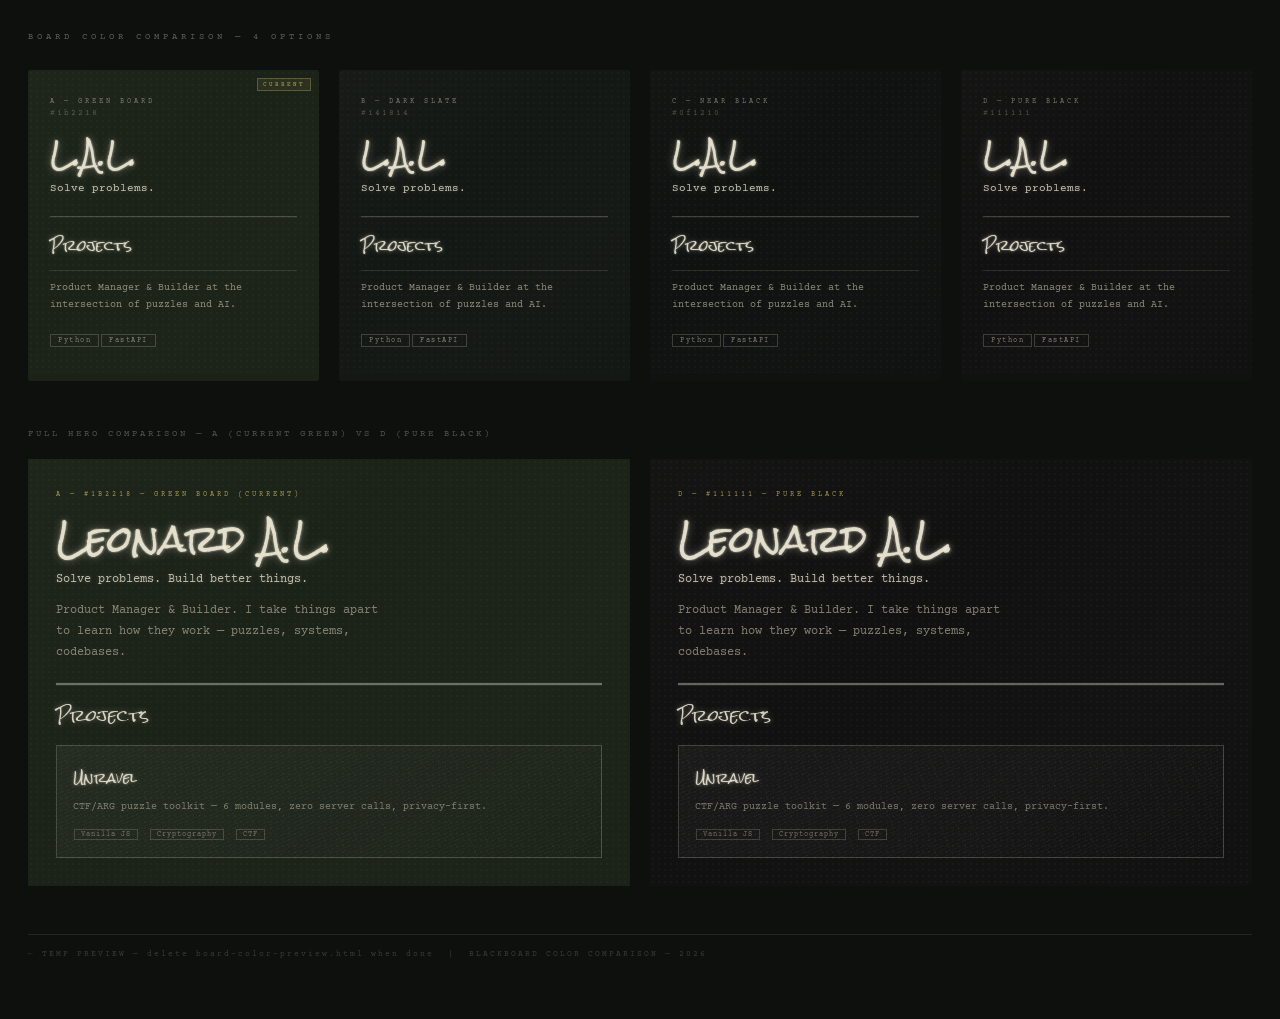
<file: portfolio/board-color-preview.html>
<!DOCTYPE html>
<html lang="en">
<head>
  <meta charset="UTF-8"/>
  <meta name="viewport" content="width=device-width,initial-scale=1"/>
  <title>Blackboard Color — Preview</title>
  <link rel="preconnect" href="https://fonts.googleapis.com">
  <link rel="preconnect" href="https://fonts.gstatic.com" crossorigin>
  <link href="https://fonts.googleapis.com/css2?family=Rock+Salt&family=Kalam:wght@400;700&family=Courier+Prime:wght@400;700&display=swap" rel="stylesheet">
  <style>
    *, *::before, *::after { box-sizing: border-box; margin: 0; padding: 0; }

    body {
      font-family: 'Courier Prime', monospace;
      background: #0e100e;
      padding: 32px 28px 60px;
    }

    .page-label {
      font-size: 9px;
      letter-spacing: 4px;
      color: rgba(237,232,212,0.35);
      text-transform: uppercase;
      margin-bottom: 28px;
    }

    .boards {
      display: grid;
      grid-template-columns: repeat(4, 1fr);
      gap: 20px;
      margin-bottom: 48px;
    }

    .board {
      border-radius: 2px;
      overflow: hidden;
      position: relative;
    }

    .board-inner {
      padding: 28px 22px 24px;
      position: relative;
    }

    .board-label {
      font-size: 7px;
      letter-spacing: 3px;
      color: rgba(237,232,212,0.45);
      text-transform: uppercase;
      margin-bottom: 4px;
    }
    .board-hex {
      font-size: 8px;
      letter-spacing: 2px;
      color: rgba(237,232,212,0.28);
      margin-bottom: 20px;
    }

    .chalk-name {
      font-family: 'Rock Salt', cursive;
      font-size: 28px;
      color: rgba(237,232,212,0.88);
      line-height: 1.2;
      margin-bottom: 10px;
      text-shadow:
        0 0 8px rgba(237,232,212,0.40),
        2px 1px 0 rgba(237,232,212,0.08),
        -2px -1px 0 rgba(237,232,212,0.06),
        1px -1px 0 rgba(237,232,212,0.05),
        -1px 1px 0 rgba(237,232,212,0.05),
        0 0 2px rgba(237,232,212,0.50);
    }

    .chalk-decode {
      font-family: 'Courier Prime', monospace;
      font-size: 11px;
      color: rgba(237,232,212,0.80);
      margin-bottom: 14px;
      text-shadow: 0 0 4px rgba(237,232,212,0.20);
      min-height: 20px;
    }

    .chalk-bio {
      font-size: 11px;
      line-height: 1.7;
      color: rgba(192,186,166,0.70);
      margin-bottom: 16px;
    }

    .chalk-section {
      font-family: 'Rock Salt', cursive;
      font-size: 14px;
      color: rgba(237,232,212,0.88);
      margin-bottom: 8px;
      text-shadow:
        0 0 6px rgba(237,232,212,0.35),
        1px 1px 0 rgba(237,232,212,0.06),
        -1px -1px 0 rgba(237,232,212,0.05),
        0 0 2px rgba(237,232,212,0.42);
    }

    .chalk-rule {
      border: none;
      border-top: 1px solid rgba(237,232,212,0.22);
      box-shadow: 0 1px 0 rgba(237,232,212,0.05);
      margin: 12px 0;
    }

    .chalk-line-thin {
      border: none;
      border-top: 1px solid rgba(237,232,212,0.12);
      margin: 8px 0;
    }

    .chalk-tag {
      display: inline-block;
      border: 1px solid rgba(237,232,212,0.20);
      padding: 2px 7px;
      font-size: 7px;
      letter-spacing: 1.5px;
      color: rgba(192,186,166,0.65);
      margin: 2px 2px 2px 0;
    }

    .chalk-accent { color: rgba(232,216,106,0.85); }

    /* dot texture overlay for all boards */
    .board-inner::before {
      content: '';
      position: absolute;
      inset: 0;
      pointer-events: none;
      background:
        radial-gradient(circle, rgba(237,232,212,0.028) 1px, transparent 1px);
      background-size: 6px 6px;
    }
    /* wipe streak */
    .board-inner::after {
      content: '';
      position: absolute;
      inset: 0;
      pointer-events: none;
      background: linear-gradient(135deg,
        rgba(237,232,212,0.014) 0%, transparent 40%,
        rgba(237,232,212,0.008) 70%, transparent 100%);
    }

    /* ── BOARD COLORS ── */
    .board-1 .board-inner { background: #1b2218; }
    .board-2 .board-inner { background: #141814; }
    .board-3 .board-inner { background: #0f1210; }
    .board-4 .board-inner { background: #111111; }

    /* Selected indicator */
    .board-current::before {
      content: 'CURRENT';
      position: absolute;
      top: 8px; right: 8px;
      font-family: 'Courier Prime', monospace;
      font-size: 6px;
      letter-spacing: 2px;
      color: rgba(232,216,106,0.7);
      background: rgba(232,216,106,0.08);
      border: 1px solid rgba(232,216,106,0.25);
      padding: 2px 5px;
      z-index: 10;
    }

    /* Bottom strip showing raw board color without texture */
    .board-swatch {
      height: 8px;
    }
    .board-1 .board-swatch { background: #1b2218; }
    .board-2 .board-swatch { background: #141814; }
    .board-3 .board-swatch { background: #0f1210; }
    .board-4 .board-swatch { background: #111111; }

    /* ── FULL PAGE PREVIEW SECTION ── */
    .full-section-label {
      font-size: 9px;
      letter-spacing: 3px;
      color: rgba(237,232,212,0.30);
      text-transform: uppercase;
      margin-bottom: 20px;
    }

    .full-boards {
      display: grid;
      grid-template-columns: 1fr 1fr;
      gap: 20px;
    }

    .full-board {
      position: relative;
      overflow: hidden;
    }
    .full-board-inner {
      padding: 32px 28px 28px;
      position: relative;
    }
    .full-board-inner::before {
      content: '';
      position: absolute;
      inset: 0;
      pointer-events: none;
      background:
        radial-gradient(circle, rgba(237,232,212,0.028) 1px, transparent 1px);
      background-size: 6px 6px;
    }
    .full-board-inner::after {
      content: '';
      position: absolute;
      inset: 0;
      pointer-events: none;
      background: linear-gradient(135deg,
        rgba(237,232,212,0.014) 0%, transparent 40%,
        rgba(237,232,212,0.008) 70%, transparent 100%);
    }

    .fb-1 .full-board-inner { background: #1b2218; }
    .fb-4 .full-board-inner { background: #111111; }

    .full-tag {
      font-family: 'Courier Prime', monospace;
      font-size: 7px;
      letter-spacing: 3px;
      color: rgba(232,216,106,0.65);
      text-transform: uppercase;
      margin-bottom: 20px;
      position: relative; z-index: 1;
    }
    .full-name {
      font-family: 'Rock Salt', cursive;
      font-size: 36px;
      color: rgba(237,232,212,0.88);
      line-height: 1.2;
      margin-bottom: 12px;
      position: relative; z-index: 1;
      text-shadow:
        0 0 8px rgba(237,232,212,0.40),
        2px 1px 0 rgba(237,232,212,0.08),
        -2px -1px 0 rgba(237,232,212,0.06),
        1px -1px 0 rgba(237,232,212,0.05),
        -1px 1px 0 rgba(237,232,212,0.05),
        0 0 2px rgba(237,232,212,0.50);
    }
    .full-decode {
      font-family: 'Courier Prime', monospace;
      font-size: 12px;
      color: rgba(237,232,212,0.78);
      margin-bottom: 14px;
      text-shadow: 0 0 4px rgba(237,232,212,0.20);
      position: relative; z-index: 1;
    }
    .full-bio {
      font-size: 12px;
      line-height: 1.75;
      color: rgba(192,186,166,0.65);
      max-width: 340px;
      margin-bottom: 20px;
      position: relative; z-index: 1;
    }
    .full-rule {
      border: none;
      border-top: 2px solid rgba(237,232,212,0.38);
      box-shadow: 0 1px 0 rgba(237,232,212,0.07), 0 -1px 0 rgba(237,232,212,0.04);
      margin: 16px 0 12px;
      position: relative; z-index: 1;
    }
    .full-section {
      font-family: 'Rock Salt', cursive;
      font-size: 16px;
      color: rgba(237,232,212,0.88);
      margin-bottom: 10px;
      position: relative; z-index: 1;
      text-shadow:
        0 0 6px rgba(237,232,212,0.35),
        1px 1px 0 rgba(237,232,212,0.06),
        -1px -1px 0 rgba(237,232,212,0.05);
    }
    .full-card {
      background:
        repeating-linear-gradient(
          -22deg, transparent 0px, transparent 3px,
          rgba(237,232,212,0.044) 3px, rgba(237,232,212,0.044) 3.5px
        ),
        repeating-linear-gradient(
          68deg, transparent 0px, transparent 14px,
          rgba(237,232,212,0.015) 14px, rgba(237,232,212,0.015) 15px
        ),
        linear-gradient(148deg, rgba(255,255,255,0.04) 0%, transparent 100%);
      border: 1px solid rgba(237,232,212,0.20);
      padding: 16px;
      position: relative; z-index: 1;
    }
    .full-card-title {
      font-family: 'Rock Salt', cursive;
      font-size: 13px;
      color: rgba(237,232,212,0.86);
      margin-bottom: 6px;
      text-shadow:
        0 0 5px rgba(237,232,212,0.32),
        1px 1px 0 rgba(237,232,212,0.05),
        -1px -1px 0 rgba(237,232,212,0.04),
        0 0 2px rgba(237,232,212,0.40);
    }
    .full-card-desc {
      font-size: 10px;
      line-height: 1.6;
      color: rgba(192,186,166,0.60);
      margin-bottom: 8px;
    }
    .full-tag-pill {
      display: inline-block;
      border: 1px solid rgba(237,232,212,0.18);
      padding: 1px 6px;
      font-size: 7px;
      letter-spacing: 1px;
      color: rgba(192,186,166,0.55);
      margin: 1px;
    }

    footer {
      margin-top: 48px;
      padding-top: 14px;
      border-top: 1px solid rgba(237,232,212,0.10);
      font-size: 8px;
      letter-spacing: 2px;
      color: rgba(237,232,212,0.20);
    }
  </style>
</head>
<body>

<p class="page-label">Board Color Comparison — 4 options</p>

<!-- ── MINI BOARDS GRID ── -->
<div class="boards">

  <div class="board board-1 board-current">
    <div class="board-inner">
      <div class="board-label">A — Green Board</div>
      <div class="board-hex">#1b2218</div>
      <div class="chalk-name">L.A.L.</div>
      <div class="chalk-decode">Solve problems.</div>
      <hr class="chalk-rule">
      <div class="chalk-section">Projects</div>
      <hr class="chalk-line-thin">
      <div class="chalk-bio" style="font-size:10px;">Product Manager &amp; Builder at the intersection of puzzles and AI.</div>
      <div><span class="chalk-tag">Python</span><span class="chalk-tag">FastAPI</span></div>
    </div>
    <div class="board-swatch"></div>
  </div>

  <div class="board board-2">
    <div class="board-inner">
      <div class="board-label">B — Dark Slate</div>
      <div class="board-hex">#141814</div>
      <div class="chalk-name">L.A.L.</div>
      <div class="chalk-decode">Solve problems.</div>
      <hr class="chalk-rule">
      <div class="chalk-section">Projects</div>
      <hr class="chalk-line-thin">
      <div class="chalk-bio" style="font-size:10px;">Product Manager &amp; Builder at the intersection of puzzles and AI.</div>
      <div><span class="chalk-tag">Python</span><span class="chalk-tag">FastAPI</span></div>
    </div>
    <div class="board-swatch"></div>
  </div>

  <div class="board board-3">
    <div class="board-inner">
      <div class="board-label">C — Near Black</div>
      <div class="board-hex">#0f1210</div>
      <div class="chalk-name">L.A.L.</div>
      <div class="chalk-decode">Solve problems.</div>
      <hr class="chalk-rule">
      <div class="chalk-section">Projects</div>
      <hr class="chalk-line-thin">
      <div class="chalk-bio" style="font-size:10px;">Product Manager &amp; Builder at the intersection of puzzles and AI.</div>
      <div><span class="chalk-tag">Python</span><span class="chalk-tag">FastAPI</span></div>
    </div>
    <div class="board-swatch"></div>
  </div>

  <div class="board board-4">
    <div class="board-inner">
      <div class="board-label">D — Pure Black</div>
      <div class="board-hex">#111111</div>
      <div class="chalk-name">L.A.L.</div>
      <div class="chalk-decode">Solve problems.</div>
      <hr class="chalk-rule">
      <div class="chalk-section">Projects</div>
      <hr class="chalk-line-thin">
      <div class="chalk-bio" style="font-size:10px;">Product Manager &amp; Builder at the intersection of puzzles and AI.</div>
      <div><span class="chalk-tag">Python</span><span class="chalk-tag">FastAPI</span></div>
    </div>
    <div class="board-swatch"></div>
  </div>

</div>

<!-- ── FULL HERO COMPARISON: A vs D ── -->
<p class="full-section-label">Full hero comparison — A (current green) vs D (pure black)</p>

<div class="full-boards">

  <div class="full-board fb-1">
    <div class="full-board-inner">
      <div class="full-tag">A — #1b2218 — Green Board (current)</div>
      <div class="full-name">Leonard A.L.</div>
      <div class="full-decode">Solve problems. Build better things.</div>
      <div class="full-bio">Product Manager &amp; Builder. I take things apart to learn how they work — puzzles, systems, codebases.</div>
      <hr class="full-rule">
      <div class="full-section">Projects</div>
      <div class="full-card">
        <div class="full-card-title">Unravel</div>
        <div class="full-card-desc">CTF/ARG puzzle toolkit — 6 modules, zero server calls, privacy-first.</div>
        <span class="full-tag-pill">Vanilla JS</span>
        <span class="full-tag-pill">Cryptography</span>
        <span class="full-tag-pill">CTF</span>
      </div>
    </div>
  </div>

  <div class="full-board fb-4">
    <div class="full-board-inner">
      <div class="full-tag">D — #111111 — Pure Black</div>
      <div class="full-name">Leonard A.L.</div>
      <div class="full-decode">Solve problems. Build better things.</div>
      <div class="full-bio">Product Manager &amp; Builder. I take things apart to learn how they work — puzzles, systems, codebases.</div>
      <hr class="full-rule">
      <div class="full-section">Projects</div>
      <div class="full-card">
        <div class="full-card-title">Unravel</div>
        <div class="full-card-desc">CTF/ARG puzzle toolkit — 6 modules, zero server calls, privacy-first.</div>
        <span class="full-tag-pill">Vanilla JS</span>
        <span class="full-tag-pill">Cryptography</span>
        <span class="full-tag-pill">CTF</span>
      </div>
    </div>
  </div>

</div>

<footer>← TEMP PREVIEW — delete board-color-preview.html when done &nbsp;|&nbsp; BLACKBOARD COLOR COMPARISON — 2026</footer>

</body>
</html>
</file>
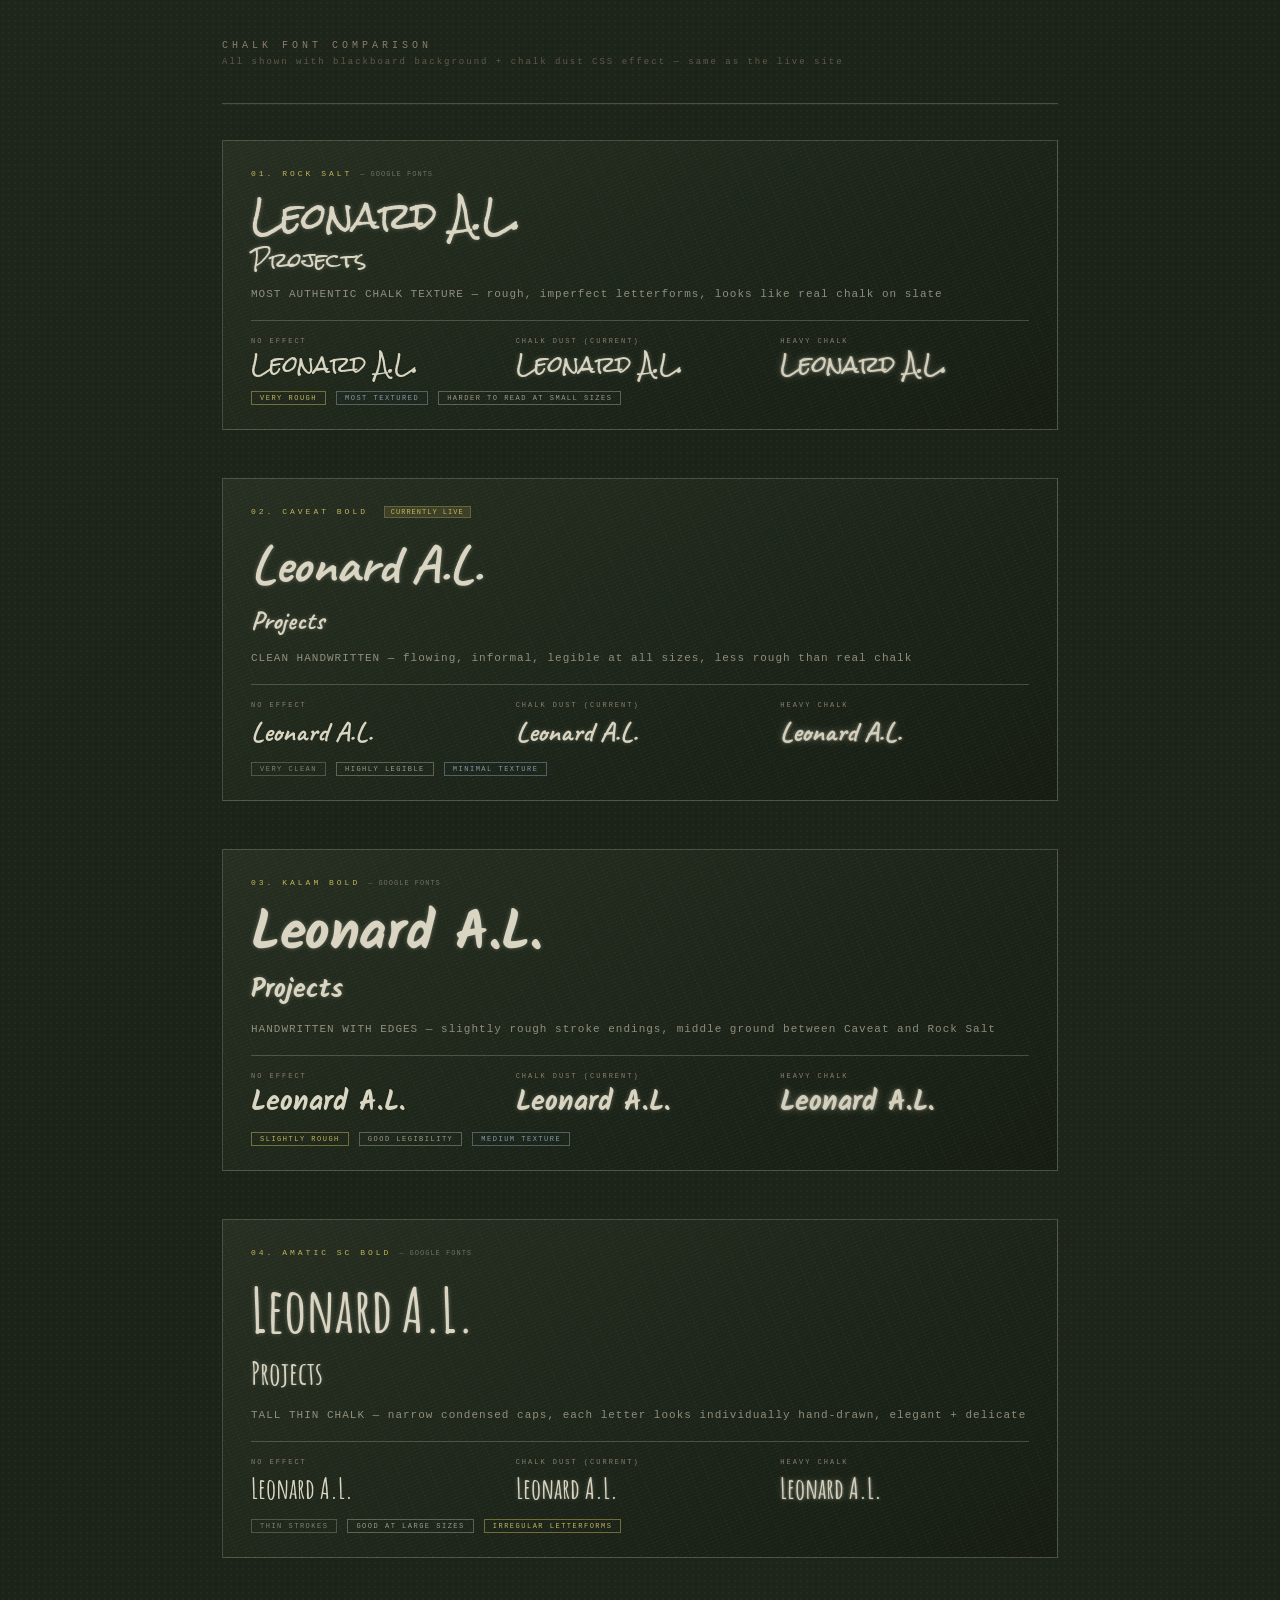
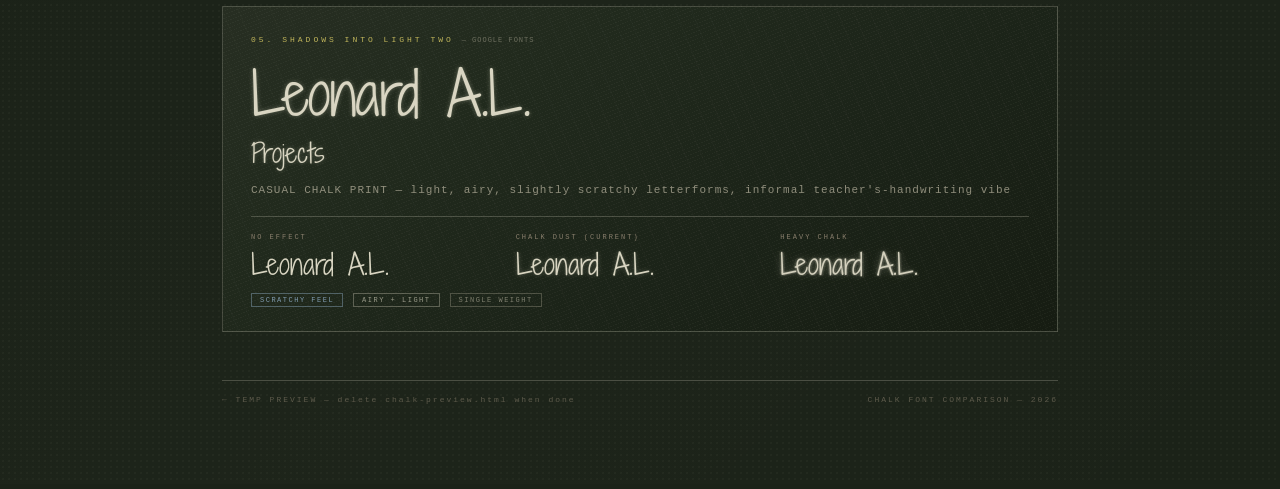
<file: portfolio/chalk-preview.html>
<!DOCTYPE html>
<html lang="en">
<head>
  <meta charset="UTF-8"/>
  <meta name="viewport" content="width=device-width,initial-scale=1"/>
  <title>Chalk Font Preview</title>
  <link rel="preconnect" href="https://fonts.googleapis.com">
  <link rel="preconnect" href="https://fonts.gstatic.com" crossorigin>
  <link href="https://fonts.googleapis.com/css2?family=Rock+Salt&family=Caveat:wght@400;700&family=Kalam:wght@300;400;700&family=Amatic+SC:wght@400;700&family=Shadows+Into+Light+Two&family=Patrick+Hand+SC&family=Reenie+Beanie&display=swap" rel="stylesheet">
  <style>
    *, *::before, *::after { box-sizing: border-box; margin: 0; padding: 0; }

    :root {
      --board:    #1b2218;
      --board-lt: #212b1e;
      --chalk:    #ede8d4;
      --chalk2:   #c0baa6;
      --faded:    #887e6c;
      --yellow:   #e8d86a;
      --border:   rgba(237,232,212,0.22);
      --glow:     rgba(237,232,212,0.28);
    }

    html {
      background:
        radial-gradient(circle, rgba(237,232,212,0.030) 1px, transparent 1px),
        linear-gradient(135deg,
          rgba(237,232,212,0.016) 0%, transparent 40%,
          rgba(237,232,212,0.010) 70%, transparent 100%),
        var(--board);
      background-size: 6px 6px, 100% 100%, 100% 100%;
      min-height: 100vh;
    }
    body {
      font-family: 'Courier Prime', monospace;
      color: var(--chalk);
      max-width: 900px;
      margin: 0 auto;
      padding: 40px 32px 80px;
    }

    .page-title {
      font-family: 'Courier Prime', monospace;
      font-size: 10px;
      letter-spacing: 4px;
      color: var(--faded);
      text-transform: uppercase;
      margin-bottom: 6px;
    }
    .page-sub {
      font-family: 'Courier Prime', monospace;
      font-size: 9px;
      letter-spacing: 2px;
      color: var(--faded);
      opacity: 0.6;
      margin-bottom: 36px;
    }

    hr.rule {
      border: none;
      border-top: 1px solid var(--border);
      box-shadow: 0 1px 0 rgba(237,232,212,0.04);
      margin: 0 0 36px;
    }

    .font-block {
      margin-bottom: 48px;
      padding: 28px 28px 24px;
      background:
        repeating-linear-gradient(
          -22deg, transparent 0px, transparent 3px,
          rgba(237,232,212,0.044) 3px, rgba(237,232,212,0.044) 3.5px
        ),
        repeating-linear-gradient(
          68deg, transparent 0px, transparent 14px,
          rgba(237,232,212,0.015) 14px, rgba(237,232,212,0.015) 15px
        ),
        linear-gradient(148deg, #272e22 0%, #212a1d 30%, #1b2318 65%, #161c12 100%);
      border: 1px solid var(--border);
      position: relative;
    }

    .font-label {
      font-family: 'Courier Prime', monospace;
      font-size: 8px;
      letter-spacing: 3px;
      color: var(--yellow);
      text-transform: uppercase;
      margin-bottom: 20px;
      opacity: 0.8;
    }

    .font-label .current-tag {
      background: rgba(232,216,106,0.15);
      border: 1px solid rgba(232,216,106,0.3);
      padding: 1px 6px;
      font-size: 7px;
      letter-spacing: 1px;
      margin-left: 8px;
      color: var(--yellow);
      vertical-align: middle;
    }

    .sample-name {
      display: block;
      color: var(--chalk);
      font-size: 54px;
      line-height: 1.05;
      margin-bottom: 12px;
      letter-spacing: -0.5px;
    }
    .sample-section {
      display: block;
      color: var(--chalk);
      font-size: 26px;
      line-height: 1.2;
      margin-bottom: 16px;
    }
    .sample-body {
      font-family: 'Courier Prime', monospace;
      font-size: 11px;
      color: var(--chalk2);
      letter-spacing: 1px;
      opacity: 0.7;
    }

    .variants {
      display: grid;
      grid-template-columns: 1fr 1fr 1fr;
      gap: 16px;
      margin-top: 20px;
      padding-top: 16px;
      border-top: 1px solid var(--border);
    }
    .variant-label {
      font-family: 'Courier Prime', monospace;
      font-size: 7px;
      letter-spacing: 2px;
      color: var(--faded);
      text-transform: uppercase;
      margin-bottom: 8px;
    }
    .v-name {
      display: block;
      color: var(--chalk);
      font-size: 28px;
      line-height: 1.1;
    }

    /* ── CHALK EFFECT VARIANTS ── */
    /* v1: minimal — just color */
    .v-minimal { opacity: 0.90; }

    /* v2: chalk dust — our current effect */
    .v-dust {
      opacity: 0.90;
      text-shadow:
        0 0 5px rgba(237,232,212,0.32),
        1px 0 0 rgba(237,232,212,0.06),
        -1px 0 0 rgba(237,232,212,0.06),
        0 1px 0 rgba(237,232,212,0.04);
    }

    /* v3: heavy chalk — more visible texture */
    .v-heavy {
      opacity: 0.88;
      text-shadow:
        0 0 8px rgba(237,232,212,0.40),
        2px 1px 0 rgba(237,232,212,0.08),
        -2px -1px 0 rgba(237,232,212,0.06),
        1px -1px 0 rgba(237,232,212,0.05),
        -1px 1px 0 rgba(237,232,212,0.05),
        0 0 2px rgba(237,232,212,0.50);
    }

    /* Per-font typography */
    .font-rock-salt  .sample-name,
    .font-rock-salt  .sample-section,
    .font-rock-salt  .v-name  { font-family: 'Rock Salt', cursive; }

    .font-caveat     .sample-name,
    .font-caveat     .sample-section,
    .font-caveat     .v-name  { font-family: 'Caveat', cursive; font-weight: 700; }

    .font-kalam      .sample-name,
    .font-kalam      .sample-section,
    .font-kalam      .v-name  { font-family: 'Kalam', cursive; font-weight: 700; }

    .font-amatic     .sample-name,
    .font-amatic     .sample-section,
    .font-amatic     .v-name  { font-family: 'Amatic SC', cursive; font-weight: 700; }

    .font-shadows    .sample-name,
    .font-shadows    .sample-section,
    .font-shadows    .v-name  { font-family: 'Shadows Into Light Two', cursive; }

    .font-rock-salt .sample-name  { font-size: 36px; }
    .font-rock-salt .sample-section { font-size: 20px; }
    .font-rock-salt .v-name  { font-size: 22px; }
    .font-amatic    .sample-name  { font-size: 62px; }
    .font-amatic    .sample-section { font-size: 32px; }
    .font-shadows   .sample-name  { font-size: 58px; }

    /* Apply our current chalk effect to all sample names */
    .sample-name, .sample-section {
      text-shadow:
        0 0 5px rgba(237,232,212,0.32),
        1px 0 0 rgba(237,232,212,0.06),
        -1px 0 0 rgba(237,232,212,0.06),
        0 1px 0 rgba(237,232,212,0.04);
      opacity: 0.90;
    }

    .rating-row {
      display: flex;
      gap: 10px;
      margin-top: 14px;
      flex-wrap: wrap;
    }
    .badge {
      font-family: 'Courier Prime', monospace;
      font-size: 7px;
      letter-spacing: 1.5px;
      padding: 2px 8px;
      border: 1px solid;
      text-transform: uppercase;
    }
    .badge-texture  { border-color: rgba(152,184,212,0.4); color: rgba(152,184,212,0.8); }
    .badge-readab   { border-color: rgba(237,232,212,0.3); color: rgba(237,232,212,0.6); }
    .badge-rough    { border-color: rgba(232,216,106,0.4); color: rgba(232,216,106,0.8); }
    .badge-clean    { border-color: rgba(192,186,166,0.3); color: rgba(192,186,166,0.6); }

    footer {
      margin-top: 48px;
      padding-top: 14px;
      border-top: 1px solid var(--border);
      display: flex;
      justify-content: space-between;
      align-items: center;
    }
    footer span {
      font-size: 8px;
      letter-spacing: 2px;
      color: var(--faded);
      opacity: 0.6;
    }
  </style>
</head>
<body>

<p class="page-title">Chalk Font Comparison</p>
<p class="page-sub">All shown with blackboard background + chalk dust CSS effect — same as the live site</p>
<hr class="rule">

<!-- ── ROCK SALT ── -->
<div class="font-block font-rock-salt">
  <div class="font-label">01. Rock Salt <span style="color:var(--chalk2);opacity:.6;font-size:7px;letter-spacing:1px;">— google fonts</span></div>
  <span class="sample-name">Leonard A.L.</span>
  <span class="sample-section">Projects</span>
  <p class="sample-body">MOST AUTHENTIC CHALK TEXTURE — rough, imperfect letterforms, looks like real chalk on slate</p>
  <div class="variants">
    <div>
      <div class="variant-label">No effect</div>
      <span class="v-name v-minimal">Leonard A.L.</span>
    </div>
    <div>
      <div class="variant-label">Chalk dust (current)</div>
      <span class="v-name v-dust">Leonard A.L.</span>
    </div>
    <div>
      <div class="variant-label">Heavy chalk</div>
      <span class="v-name v-heavy">Leonard A.L.</span>
    </div>
  </div>
  <div class="rating-row">
    <span class="badge badge-rough">Very rough</span>
    <span class="badge badge-texture">Most textured</span>
    <span class="badge badge-readab">Harder to read at small sizes</span>
  </div>
</div>

<!-- ── CAVEAT (CURRENT) ── -->
<div class="font-block font-caveat">
  <div class="font-label">02. Caveat Bold <span class="current-tag">CURRENTLY LIVE</span></div>
  <span class="sample-name">Leonard A.L.</span>
  <span class="sample-section">Projects</span>
  <p class="sample-body">CLEAN HANDWRITTEN — flowing, informal, legible at all sizes, less rough than real chalk</p>
  <div class="variants">
    <div>
      <div class="variant-label">No effect</div>
      <span class="v-name v-minimal">Leonard A.L.</span>
    </div>
    <div>
      <div class="variant-label">Chalk dust (current)</div>
      <span class="v-name v-dust">Leonard A.L.</span>
    </div>
    <div>
      <div class="variant-label">Heavy chalk</div>
      <span class="v-name v-heavy">Leonard A.L.</span>
    </div>
  </div>
  <div class="rating-row">
    <span class="badge badge-clean">Very clean</span>
    <span class="badge badge-readab">Highly legible</span>
    <span class="badge badge-texture">Minimal texture</span>
  </div>
</div>

<!-- ── KALAM ── -->
<div class="font-block font-kalam">
  <div class="font-label">03. Kalam Bold <span style="color:var(--chalk2);opacity:.6;font-size:7px;letter-spacing:1px;">— google fonts</span></div>
  <span class="sample-name">Leonard A.L.</span>
  <span class="sample-section">Projects</span>
  <p class="sample-body">HANDWRITTEN WITH EDGES — slightly rough stroke endings, middle ground between Caveat and Rock Salt</p>
  <div class="variants">
    <div>
      <div class="variant-label">No effect</div>
      <span class="v-name v-minimal">Leonard A.L.</span>
    </div>
    <div>
      <div class="variant-label">Chalk dust (current)</div>
      <span class="v-name v-dust">Leonard A.L.</span>
    </div>
    <div>
      <div class="variant-label">Heavy chalk</div>
      <span class="v-name v-heavy">Leonard A.L.</span>
    </div>
  </div>
  <div class="rating-row">
    <span class="badge badge-rough">Slightly rough</span>
    <span class="badge badge-readab">Good legibility</span>
    <span class="badge badge-texture">Medium texture</span>
  </div>
</div>

<!-- ── AMATIC SC ── -->
<div class="font-block font-amatic">
  <div class="font-label">04. Amatic SC Bold <span style="color:var(--chalk2);opacity:.6;font-size:7px;letter-spacing:1px;">— google fonts</span></div>
  <span class="sample-name">Leonard A.L.</span>
  <span class="sample-section">Projects</span>
  <p class="sample-body">TALL THIN CHALK — narrow condensed caps, each letter looks individually hand-drawn, elegant + delicate</p>
  <div class="variants">
    <div>
      <div class="variant-label">No effect</div>
      <span class="v-name v-minimal">Leonard A.L.</span>
    </div>
    <div>
      <div class="variant-label">Chalk dust (current)</div>
      <span class="v-name v-dust">Leonard A.L.</span>
    </div>
    <div>
      <div class="variant-label">Heavy chalk</div>
      <span class="v-name v-heavy">Leonard A.L.</span>
    </div>
  </div>
  <div class="rating-row">
    <span class="badge badge-clean">Thin strokes</span>
    <span class="badge badge-readab">Good at large sizes</span>
    <span class="badge badge-rough">Irregular letterforms</span>
  </div>
</div>

<!-- ── SHADOWS INTO LIGHT TWO ── -->
<div class="font-block font-shadows">
  <div class="font-label">05. Shadows Into Light Two <span style="color:var(--chalk2);opacity:.6;font-size:7px;letter-spacing:1px;">— google fonts</span></div>
  <span class="sample-name">Leonard A.L.</span>
  <span class="sample-section">Projects</span>
  <p class="sample-body">CASUAL CHALK PRINT — light, airy, slightly scratchy letterforms, informal teacher's-handwriting vibe</p>
  <div class="variants">
    <div>
      <div class="variant-label">No effect</div>
      <span class="v-name v-minimal">Leonard A.L.</span>
    </div>
    <div>
      <div class="variant-label">Chalk dust (current)</div>
      <span class="v-name v-dust">Leonard A.L.</span>
    </div>
    <div>
      <div class="variant-label">Heavy chalk</div>
      <span class="v-name v-heavy">Leonard A.L.</span>
    </div>
  </div>
  <div class="rating-row">
    <span class="badge badge-texture">Scratchy feel</span>
    <span class="badge badge-readab">Airy + light</span>
    <span class="badge badge-clean">Single weight</span>
  </div>
</div>

<footer>
  <span>← TEMP PREVIEW — delete chalk-preview.html when done</span>
  <span>CHALK FONT COMPARISON — 2026</span>
</footer>

</body>
</html>
</file>
<file: style.css>
*, *::before, *::after { box-sizing: border-box; margin: 0; padding: 0; }

/* ── MAGNIFYING GLASS CURSOR ── */
*, *::before, *::after {
  cursor: url("data:image/svg+xml,%3Csvg xmlns='http://www.w3.org/2000/svg' width='32' height='32' viewBox='0 0 32 32'%3E%3Ccircle cx='13' cy='13' r='9' fill='none' stroke='white' stroke-width='4.5'/%3E%3Ccircle cx='13' cy='13' r='9' fill='rgba(235,210,155,0.4)' stroke='%231a0e05' stroke-width='2.5'/%3E%3Cline x1='20' y1='20' x2='29' y2='29' stroke='white' stroke-width='5.5' stroke-linecap='round'/%3E%3Cline x1='20' y1='20' x2='29' y2='29' stroke='%231a0e05' stroke-width='3.5' stroke-linecap='round'/%3E%3Ccircle cx='10' cy='10' r='2.5' fill='rgba(255,255,255,0.65)'/%3E%3C/svg%3E") 13 13, crosshair !important;
}

/* ── LIGHT THEME — newsprint puzzle paper ── */
:root {
  --bg:        #e4dfd2;
  --paper:     #dbd6c8;
  --card-bg:   #f2ede4;
  --ink:       #1a1810;
  --ink2:      #38321e;
  --faded:     #6e6858;
  --border:    #aaa28a;
  --gold:      #8a6218;
  --gold-lt:   #b07e2a;
  --blue:      #4a6a8a;
  --blue-dim:  rgba(74,106,138,0.09);
  --grid-ln:   rgba(28,22,10,0.10);
  --btn-bg:    #1a1810;
  --btn-txt:   #f2ede4;
  --staff-ln:  #aaa28a;
  --dot-col:   rgba(28,22,10,0.07);
}

/* ── BLACKBOARD THEME — chalk on board ── */
html.dusk {

  /* ┌─────────────────────────────────────────────────────────────┐
     │  BOARD COLOR — change these two to repaint the blackboard   │
     │                                                             │
     │  Options tried:                                             │
     │    Green board   #1b2218  (noticeable green tint)           │
     │    Dark slate    #141814  (very faint green, almost black)  │
     │    Near-black ✓  #0f1210  (current — trace of green)        │
     │    Pure black    #111111  (no color identity)               │
     │                                                             │
     │  --bg    = main board surface                               │
     │  --paper = slightly darker recessed surface                 │
     └─────────────────────────────────────────────────────────────┘ */
  --bg:        #0f1210;   /* ← BOARD COLOR — change this */
  --paper:     #0b0e0b;   /* ← BOARD RECESS — usually 4-5 shades darker than --bg */

  --card-bg:   #151a13;
  --ink:       #ede8d4;
  --ink2:      #c0baa6;
  --faded:     #887e6c;
  --border:    rgba(237,232,212,0.22);
  --gold:      #e8d86a;
  --gold-lt:   #f0e48c;
  --blue:      #98b8d4;
  --blue-dim:  rgba(152,184,212,0.09);
  --grid-ln:   rgba(237,232,212,0.07);
  --btn-bg:    #ede8d4;
  --btn-txt:   #0f1210;
  --staff-ln:  rgba(237,232,212,0.26);
  --dot-col:   rgba(237,232,212,0.030);

  /* Blackboard surface: chalk dust dots + subtle wipe streak */
  background:
    radial-gradient(circle, var(--dot-col) 1px, transparent 1px),
    linear-gradient(135deg,
      rgba(237,232,212,0.016) 0%, transparent 40%,
      rgba(237,232,212,0.010) 70%, transparent 100%),
    var(--bg);
  background-size: 6px 6px, 100% 100%, 100% 100%;
}

html {
  background:
    radial-gradient(circle, var(--dot-col) 1px, transparent 1px),
    var(--bg);
  background-size: 6px 6px;
  transition: background .35s;
}
body {
  font-family: 'Inter', sans-serif;
  color: var(--ink);
  max-width: 820px;
  margin: 0 auto;
  padding: 0 28px 80px;
  background: transparent;
  transition: color .35s;
}

/* ── MASTHEAD RULE ── */
.masthead-rule {
  width: 100vw;
  margin-left: calc(-50vw + 50%);
  height: 0;
  border: none;
  border-top: 2px solid var(--ink);
  margin-bottom: 0;
  opacity: .85;
  transition: border-color .35s;
}

/* ── CIPHER STRIP ── */
.cipher-strip {
  border-bottom: 1px solid var(--border);
  padding: 5px 0;
  font-family: 'Courier Prime', monospace;
  font-size: 8px;
  letter-spacing: 1.5px;
  color: var(--faded);
  opacity: .7;
  display: flex;
  gap: 8px;
  flex-wrap: wrap;
  transition: color .35s, border-color .35s;
}

/* ── NAV ── */
.nav {
  display: flex;
  justify-content: space-between;
  align-items: center;
  padding: 14px 0 11px;
  border-bottom: 1px solid var(--border);
  transition: border-color .35s;
}
.nav-logo {
  font-family: 'IM Fell English', serif;
  font-size: 20px;
  color: var(--ink);
  text-decoration: none;
  transition: color .35s;
}
.nav-logo span { color: var(--gold); transition: color .35s; }
.nav-links { display: flex; gap: 20px; align-items: center; }
.nav-links a {
  font-family: 'Courier Prime', monospace;
  font-size: 9px;
  letter-spacing: 2px;
  color: var(--faded);
  text-decoration: none;
  transition: color .2s;
}
.nav-links a:hover { color: var(--ink); }
.mode-btn {
  background: none;
  border: 1px solid var(--border);
  padding: 3px 10px;
  font-family: 'Courier Prime', monospace;
  font-size: 9px;
  letter-spacing: 1px;
  color: var(--faded);
  transition: all .2s, border-color .35s, color .35s;
}
.mode-btn:hover { border-color: var(--gold); color: var(--gold); }

/* ── HERO ── */
.hero {
  position: relative;
  overflow: hidden;
  padding: 48px 0 40px;
  border-bottom: 1px solid var(--border);
  transition: border-color .35s;
}
.hero::after {
  content: '';
  position: absolute;
  inset: 0;
  pointer-events: none;
  z-index: 0;
  background-image:
    linear-gradient(var(--grid-ln) 1px, transparent 1px),
    linear-gradient(90deg, var(--grid-ln) 1px, transparent 1px);
  background-size: 30px 30px;
}

/* ── PAPER FOLD CREASE ── */
.hero-crease {
  position: absolute;
  left: -28px; right: -28px;
  top: 55%;
  height: 2px;
  pointer-events: none;
  z-index: 5;
  background:
    linear-gradient(90deg,
      transparent 0%,
      rgba(28,22,10,0.06) 8%,
      rgba(28,22,10,0.09) 40%,
      rgba(255,255,255,0.22) 50%,
      rgba(28,22,10,0.06) 60%,
      transparent 100%
    );
  box-shadow: 0 1px 0 rgba(255,255,255,0.18), 0 -1px 0 rgba(28,22,10,0.04);
}
html.dusk .hero-crease {
  background:
    linear-gradient(90deg,
      transparent 0%,
      rgba(237,232,212,0.04) 8%,
      rgba(237,232,212,0.07) 40%,
      rgba(237,232,212,0.05) 50%,
      rgba(237,232,212,0.03) 60%,
      transparent 100%
    );
  box-shadow: 0 1px 0 rgba(237,232,212,0.06), 0 -1px 0 rgba(237,232,212,0.03);
}

.blueprint-bg {
  position: absolute;
  top: 0; right: -20px; bottom: 0;
  width: 60%;
  pointer-events: none;
  z-index: 1;
  opacity: .18;
  transition: opacity .35s;
}
html.dusk .blueprint-bg { opacity: .11; }
html.dusk .blueprint-bg line,
html.dusk .blueprint-bg rect,
html.dusk .blueprint-bg circle,
html.dusk .blueprint-bg ellipse,
html.dusk .blueprint-bg path { stroke: #98b8d4 !important; }
html.dusk .blueprint-bg text { fill: #98b8d4 !important; }

.hero-content { position: relative; z-index: 2; }

/* ── CROSSWORD ── */
.xword-wrap {
  float: right;
  margin: 0 0 16px 24px;
  position: relative;
  z-index: 3;
}
.xw {
  display: inline-grid;
  grid-template-columns: repeat(5, 28px);
  grid-template-rows: repeat(5, 28px);
  gap: 2px;
}
.xc {
  width: 28px; height: 28px;
  display: flex; align-items: center; justify-content: center;
  font-family: 'Courier Prime', monospace;
  font-size: 12px; font-weight: 700;
  position: relative;
}
.xc-f {
  background: var(--card-bg);
  border: 1.5px solid var(--ink);
  color: var(--ink);
  opacity: 0;
  transition: opacity .12s, background .35s, border-color .35s, color .35s;
  user-select: none;
}
.xc-f.vis { opacity: 1; }
.xc-f.gold {
  border-color: var(--gold) !important;
  color: var(--gold) !important;
  background: var(--paper) !important;
}
.xc-f .real { display: block; }
.xc-f .enc  { display: none; font-size: 9px; color: var(--gold); }
.xc-f:hover .real { display: none; }
.xc-f:hover .enc  { display: block; }
.xc-e { background: transparent; }
.xc-num {
  position: absolute; top: 2px; left: 2px;
  font-size: 6px; color: var(--faded); font-weight: 400;
}
.xword-hint {
  font-family: 'Courier Prime', monospace;
  font-size: 7px; color: var(--faded);
  text-align: center; margin-top: 4px;
  letter-spacing: .5px; transition: color .35s;
}
.xword-sub {
  font-family: 'Courier Prime', monospace;
  font-size: 7px; color: var(--faded);
  text-align: center; margin-top: 2px;
  opacity: .55; letter-spacing: .5px;
  transition: color .35s;
}

/* ── HERO TEXT ── */
.hero-eyebrow {
  font-family: 'Courier Prime', monospace;
  font-size: 9px; letter-spacing: 3px;
  color: var(--faded); text-transform: uppercase;
  margin-bottom: 10px; transition: color .35s;
}
.hero-name {
  font-family: 'IM Fell English', serif;
  font-size: 46px; line-height: 1.05;
  color: var(--ink); margin-bottom: 8px;
  letter-spacing: -.5px; transition: color .35s;
  animation: ink-press .6s ease .2s both;
}
.hero-decode {
  font-family: 'Courier Prime', monospace;
  font-size: 15px; color: var(--ink2);
  margin-bottom: 18px; min-height: 24px;
  letter-spacing: .5px; transition: color .35s;
}
.hero-bio {
  font-size: 13.5px; line-height: 1.75;
  color: var(--faded); max-width: 420px;
  margin-bottom: 22px; transition: color .35s;
}
.hero-cta { display: flex; gap: 10px; }
.btn-p {
  background: var(--btn-bg); color: var(--btn-txt);
  padding: 9px 20px;
  font-family: 'Courier Prime', monospace;
  font-size: 9px; letter-spacing: 2px; text-transform: uppercase;
  border: none; text-decoration: none; display: inline-block;
  transition: background .2s, color .2s;
}
.btn-p:hover { background: var(--gold); color: var(--bg); }
.btn-g {
  background: transparent; color: var(--faded);
  padding: 9px 20px;
  border: 1px solid var(--border);
  font-family: 'Courier Prime', monospace;
  font-size: 9px; letter-spacing: 2px; text-transform: uppercase;
  text-decoration: none; display: inline-block;
  transition: all .2s;
}
.btn-g:hover { border-color: var(--gold); color: var(--gold); }

/* ── STAFF DIVIDER ── */
.staff {
  position: relative;
  height: 20px; margin: 32px 0 26px; overflow: visible;
}
.staff::before {
  content: ''; position: absolute;
  top: 50%; left: 0; right: 0;
  height: 1px; background: var(--staff-ln);
  box-shadow:
    0 -4px 0 var(--staff-ln),
    0 -8px 0 var(--staff-ln),
    0  4px 0 var(--staff-ln),
    0  8px 0 var(--staff-ln);
  transition: background .35s, box-shadow .35s;
}
.staff-l {
  position: absolute; top: 50%; left: 0;
  transform: translateY(-50%);
  background: var(--bg); padding: 0 8px 0 0;
  font-family: 'Courier Prime', monospace;
  font-size: 8px; letter-spacing: 3px;
  color: var(--faded); transition: background .35s, color .35s;
}
.staff-r {
  position: absolute; top: 50%; right: 0;
  transform: translateY(-50%);
  background: var(--bg); padding: 0 0 0 8px;
  font-family: 'Courier Prime', monospace;
  font-size: 8px; color: var(--gold);
  letter-spacing: 1px; transition: background .35s, color .35s;
}

/* ── SECTION BANNER ── */
.sec-banner {
  display: flex; justify-content: space-between; align-items: baseline;
  border-top: 2px solid var(--ink); border-bottom: 1px solid var(--border);
  padding: 8px 0 6px; margin-bottom: 20px;
  transition: border-color .35s;
}
.sec-title-text {
  font-family: 'IM Fell English', serif;
  font-size: 22px; color: var(--ink);
  letter-spacing: .3px; transition: color .35s;
}
.sec-meta-wrap {
  display: flex; flex-direction: column;
  align-items: flex-end; gap: 1px;
}
.sec-roman {
  font-family: 'Courier Prime', monospace;
  font-size: 11px; color: var(--gold);
  font-style: normal; letter-spacing: 2px;
  font-weight: 700; transition: color .35s;
}
.sec-count {
  font-family: 'Courier Prime', monospace;
  font-size: 7px; letter-spacing: 2px;
  color: var(--faded); transition: color .35s;
}

/* ── PROJECT CARDS ── */
.proj-grid {
  display: grid;
  grid-template-columns: 1fr 1fr;
  gap: 16px;
  align-items: start;
}

.pcard {
  background:
    repeating-linear-gradient(
      -22deg,
      transparent 0px, transparent 3px,
      rgba(28,22,10,0.052) 3px, rgba(28,22,10,0.052) 3.5px
    ),
    repeating-linear-gradient(
      -22deg,
      transparent 0px, transparent 9px,
      rgba(28,22,10,0.026) 9px, rgba(28,22,10,0.026) 10px
    ),
    repeating-linear-gradient(
      68deg,
      transparent 0px, transparent 14px,
      rgba(28,22,10,0.018) 14px, rgba(28,22,10,0.018) 15px
    ),
    linear-gradient(148deg,
      #f8f5ee 0%, #f2ede4 30%, #e8e2d8 65%, #dedad0 100%
    );
  border: 1px solid rgba(28,22,10,0.26);
  padding: 22px 20px;
  position: relative;
  overflow: hidden;
  text-decoration: none;
  display: block;
  color: inherit;
  filter:
    url(#pencil-edge)
    drop-shadow(2px 4px 9px rgba(28,22,10,0.18))
    drop-shadow(1px 1px 2px rgba(28,22,10,0.12));
  transition: filter 0.10s ease, transform 0.10s ease;
  opacity: 0;
  transform: translateY(10px);
}
.pcard.vis {
  opacity: 1;
  transform: translateY(0);
  transition: opacity .4s, transform .4s, filter 0.10s ease;
}
.pcard::before {
  content: '';
  position: absolute; inset: 0;
  pointer-events: none; z-index: 0;
  background:
    linear-gradient(180deg,
      rgba(255,254,250,0.70) 0%, rgba(255,254,250,0.20) 8%, transparent 20%
    ),
    linear-gradient(90deg,
      rgba(255,254,250,0.50) 0%, rgba(255,254,250,0.12) 7%, transparent 18%
    ),
    linear-gradient(0deg,
      rgba(28,22,10,0.13) 0%, rgba(28,22,10,0.04) 10%, transparent 22%
    ),
    linear-gradient(270deg,
      rgba(28,22,10,0.09) 0%, rgba(28,22,10,0.02) 8%, transparent 18%
    );
}
.pcard:hover {
  transform: translateY(-4px) rotate(0.3deg);
  filter:
    url(#pencil-edge)
    drop-shadow(3px 8px 16px rgba(28,22,10,0.24))
    drop-shadow(1px 2px 4px rgba(28,22,10,0.16));
}
.pcard:active {
  transform: translateY(2px) scale(0.99) !important;
  filter:
    url(#pencil-edge)
    drop-shadow(1px 2px 5px rgba(28,22,10,0.14))
    drop-shadow(0px 1px 1px rgba(28,22,10,0.10)) !important;
  transition-duration: 0.04s !important;
}

html.dusk .pcard {
  background:
    repeating-linear-gradient(
      -22deg, transparent 0px, transparent 3px,
      rgba(237,232,212,0.048) 3px, rgba(237,232,212,0.048) 3.5px
    ),
    repeating-linear-gradient(
      -22deg, transparent 0px, transparent 9px,
      rgba(237,232,212,0.024) 9px, rgba(237,232,212,0.024) 10px
    ),
    repeating-linear-gradient(
      68deg, transparent 0px, transparent 14px,
      rgba(237,232,212,0.016) 14px, rgba(237,232,212,0.016) 15px
    ),
    /* ↓ CARD BASE GRADIENT — keep these ~4-8 shades lighter than --bg */
    linear-gradient(148deg, #1a1f17 0%, #151910 30%, #0f1210 65%, #0c0e09 100%);
  border: 1px solid rgba(237,232,212,0.20);
  filter:
    url(#pencil-edge)
    drop-shadow(2px 4px 10px rgba(0,0,0,0.55))
    drop-shadow(1px 1px 3px rgba(0,0,0,0.35));
}
html.dusk .pcard::before {
  background:
    linear-gradient(180deg, rgba(237,232,212,0.18) 0%, rgba(237,232,212,0.05) 8%, transparent 20%),
    linear-gradient(90deg,  rgba(237,232,212,0.13) 0%, rgba(237,232,212,0.03) 7%, transparent 18%),
    linear-gradient(0deg,   rgba(0,0,0,0.22) 0%,   rgba(0,0,0,0.06) 10%, transparent 22%),
    linear-gradient(270deg, rgba(0,0,0,0.16) 0%,   rgba(0,0,0,0.04) 8%,  transparent 18%);
}
html.dusk .pcard:hover {
  filter:
    url(#pencil-edge)
    drop-shadow(3px 8px 18px rgba(0,0,0,0.65))
    drop-shadow(1px 2px 5px rgba(0,0,0,0.45));
}
html.dusk .pcard:active {
  filter:
    url(#pencil-edge)
    drop-shadow(1px 2px 5px rgba(0,0,0,0.38))
    drop-shadow(0px 1px 1px rgba(0,0,0,0.25)) !important;
}

.pcard .card-num {
  position: absolute; top: 10px; left: 14px;
  font-family: 'Courier Prime', monospace;
  font-size: 8px; color: var(--faded);
  letter-spacing: 1px; transition: color .35s;
}
.pcard .card-title {
  font-family: 'IM Fell English', serif;
  font-size: 18px; color: var(--ink);
  margin-bottom: 4px; position: relative;
  margin-top: 18px;
}
.pcard .card-sub {
  font-family: 'Courier Prime', monospace;
  font-size: 9px; color: var(--faded);
  letter-spacing: 1px; margin-bottom: 9px; position: relative;
}
.pcard .card-desc {
  font-size: 12px; line-height: 1.65;
  color: var(--ink2); position: relative;
}
.pcard .card-tags {
  display: flex; flex-wrap: wrap; gap: 4px;
  margin-top: 10px; position: relative;
}
.pcard .tag {
  background: rgba(80,60,30,0.06);
  border: 1px solid var(--border);
  padding: 2px 7px;
  font-family: 'Courier Prime', monospace;
  font-size: 8px; color: var(--ink2); letter-spacing: 1px;
}
html.dusk .pcard .tag {
  background: rgba(237,232,212,0.06);
  border-color: rgba(237,232,212,0.18); color: var(--ink2);
}
.pcard .card-link {
  display: inline-block; margin-top: 10px; position: relative;
  font-family: 'Courier Prime', monospace;
  font-size: 9px; letter-spacing: 1px;
  color: var(--gold); text-decoration: none;
  transition: color .2s;
}
.pcard:hover .card-link { color: var(--gold-lt); }

/* ── ABOUT ── */
.about-grid { display: grid; grid-template-columns: 1fr 1fr; gap: 28px; }
.about-p {
  font-size: 13px; line-height: 1.8;
  color: var(--ink2); margin-bottom: 12px; transition: color .35s;
}
.interest-list { display: flex; flex-direction: column; }
.interest {
  display: flex; align-items: flex-start; gap: 12px;
  padding: 10px 0; border-bottom: 1px solid var(--border);
  transition: border-color .35s;
}
.interest:last-child { border-bottom: none; }
.note-icon {
  font-size: 18px; color: var(--gold);
  min-width: 22px; margin-top: 1px;
  line-height: 1; transition: color .35s;
}
.int-text {
  font-size: 12px; line-height: 1.55;
  color: var(--ink2); transition: color .35s;
}
.int-text strong {
  display: block; color: var(--ink);
  font-size: 12.5px; margin-bottom: 2px; transition: color .35s;
}

/* ── CONTACT ── */
.contact-row {
  display: flex; gap: 24px; flex-wrap: wrap;
  padding: 4px 0 8px;
}
.contact-link {
  font-family: 'Courier Prime', monospace;
  font-size: 12px; letter-spacing: 1px;
  color: var(--ink2); text-decoration: none;
  border-bottom: 1px solid var(--border);
  padding-bottom: 2px;
  transition: color .2s, border-color .2s;
}
.contact-link:hover { color: var(--gold); border-color: var(--gold); }

/* ── FOOTER ── */
.site-footer {
  border-top: 2px solid var(--ink);
  padding: 16px 0 0; margin-top: 48px;
  display: flex; justify-content: space-between; align-items: center;
  transition: border-color .35s;
}
.footer-morse {
  font-family: 'Courier Prime', monospace;
  font-size: 8px; color: var(--faded);
  letter-spacing: 2px;
  animation: morse-pulse 3s ease-in-out infinite;
  transition: color .35s;
}
.footer-copy {
  font-family: 'Courier Prime', monospace;
  font-size: 9px; color: var(--faded); transition: color .35s;
}

/* ── ANIMATIONS ── */
@keyframes ink-press {
  0%   { opacity: 0; filter: blur(2px); }
  100% { opacity: 1; filter: blur(0); }
}
@keyframes morse-pulse {
  0%, 100% { opacity: .5; }
  50%       { opacity: 1; }
}

/* ── BLACKBOARD MODE — chalk typography & line effects ── */

/* Rock Salt headings: heavy chalk dust — rough imperfect letterforms */
html.dusk .hero-name {
  font-family: 'Rock Salt', cursive;
  font-size: 38px;
  font-weight: 400;
  letter-spacing: -1px;
  opacity: 0.88;
  text-shadow:
    0 0 8px rgba(237,232,212,0.40),
    2px 1px 0 rgba(237,232,212,0.08),
    -2px -1px 0 rgba(237,232,212,0.06),
    1px -1px 0 rgba(237,232,212,0.05),
    -1px 1px 0 rgba(237,232,212,0.05),
    0 0 2px rgba(237,232,212,0.50);
}
html.dusk .sec-title-text {
  font-family: 'Rock Salt', cursive;
  font-size: 18px;
  font-weight: 400;
  opacity: 0.88;
  text-shadow:
    0 0 6px rgba(237,232,212,0.38),
    2px 1px 0 rgba(237,232,212,0.07),
    -2px -1px 0 rgba(237,232,212,0.05),
    1px -1px 0 rgba(237,232,212,0.04),
    -1px 1px 0 rgba(237,232,212,0.04),
    0 0 2px rgba(237,232,212,0.45);
}
html.dusk .pcard .card-title {
  font-family: 'Rock Salt', cursive;
  font-size: 15px;
  font-weight: 400;
  opacity: 0.88;
  text-shadow:
    0 0 5px rgba(237,232,212,0.35),
    1px 1px 0 rgba(237,232,212,0.06),
    -1px -1px 0 rgba(237,232,212,0.05),
    0 0 2px rgba(237,232,212,0.42);
}

/* Decode tagline + cipher strip: boost visibility in chalk mode */
html.dusk .hero-decode {
  color: var(--ink);
  opacity: 0.82;
  text-shadow:
    0 0 4px rgba(237,232,212,0.22),
    1px 0 0 rgba(237,232,212,0.04),
    -1px 0 0 rgba(237,232,212,0.04);
}

/* Kalam nav logo: handwritten chalk, lighter touch */
html.dusk .nav-logo {
  font-family: 'Kalam', cursive;
  font-size: 22px;
  font-weight: 700;
  text-shadow:
    0 0 4px rgba(237,232,212,0.28),
    1px 0 0 rgba(237,232,212,0.05),
    -1px 0 0 rgba(237,232,212,0.05);
}

/* Chalk rule: masthead becomes a chalk line with faint dusty halo */
html.dusk .masthead-rule {
  box-shadow: 0 1px 1px rgba(237,232,212,0.06), 0 -1px 0 rgba(237,232,212,0.04);
}

/* Chalk section rule: top border of section banner looks like a chalk line */
html.dusk .sec-banner {
  border-top-color: rgba(237,232,212,0.40);
  box-shadow: 0 -1px 0 rgba(237,232,212,0.07);
}

/* Footer top rule as chalk line */
html.dusk .site-footer {
  border-top-color: rgba(237,232,212,0.40);
}

/* ── CHALK CURSOR — replaces magnifying glass in blackboard mode ──
   SVG: angled chalk stick, cream body, left highlight, right shadow,
   worn flat tip, two chalk-dust dots near the point.
   Hotspot = writing tip at (5, 26).                               */
html.dusk *,
html.dusk *::before,
html.dusk *::after {
  cursor: url("data:image/svg+xml,%3Csvg xmlns='http://www.w3.org/2000/svg' width='32' height='32' viewBox='0 0 32 32'%3E%3Ccircle cx='2' cy='30' r='1.2' fill='rgba(237,232,212,0.52)'/%3E%3Ccircle cx='5' cy='31' r='0.7' fill='rgba(237,232,212,0.32)'/%3E%3Ccircle cx='0' cy='28' r='0.6' fill='rgba(237,232,212,0.28)'/%3E%3Cpath d='M6,26 L16,2 L24,5 L14,29 Z' fill='rgba(15,18,16,0.48)'/%3E%3Cpath d='M5,26 L15,2 L23,5 L13,29 Z' fill='%23e2ddd2'/%3E%3Cpath d='M5,26 L15,2 L17,3 L7,27 Z' fill='rgba(255,255,255,0.42)'/%3E%3Cpath d='M17,3 L23,5 L13,29 L10,28 Z' fill='rgba(0,0,0,0.14)'/%3E%3Cpath d='M5,26 L7,27 L10,28 L13,29 L10,30 L3,27 Z' fill='%23b8b4a8'/%3E%3Cline x1='15' y1='2' x2='23' y2='5' stroke='%23a6a296' stroke-width='1.5' stroke-linecap='butt'/%3E%3C/svg%3E") 5 26, crosshair !important;
}
</file>
<file: fixes.css>
/*
 * fixes.css — Tech debt patches for portfolio
 *
 * Loaded after style.css. Contains targeted overrides only.
 * Each section is labelled with the issue it addresses.
 *
 * Issues resolved:
 *   [CARD-TEXT]     Remove pencil-edge SVG displacement filter from cards
 *                   — feDisplacementMap scale=1.8 was warping text (glitchy look)
 *                   — Pencil hatching background texture is retained; only the
 *                     full-card warp is removed. Drop shadows preserved.
 *   [BLUEPRINT]     Nudge blueprint opacity slightly higher for better visibility
 */

/* ── [CARD-TEXT] Strip feDisplacementMap warp from project cards ── */
/* Keep drop-shadow depth; remove url(#pencil-edge) displacement     */

.pcard {
  filter:
    drop-shadow(2px 4px 9px rgba(28,22,10,0.18))
    drop-shadow(1px 1px 2px rgba(28,22,10,0.12));
}
.pcard:hover {
  filter:
    drop-shadow(3px 8px 16px rgba(28,22,10,0.24))
    drop-shadow(1px 2px 4px rgba(28,22,10,0.16));
}
.pcard:active {
  filter:
    drop-shadow(1px 2px 5px rgba(28,22,10,0.14))
    drop-shadow(0px 1px 1px rgba(28,22,10,0.10)) !important;
}

html.dusk .pcard {
  filter:
    drop-shadow(2px 4px 10px rgba(0,0,0,0.55))
    drop-shadow(1px 1px 3px rgba(0,0,0,0.35));
}
html.dusk .pcard:hover {
  filter:
    drop-shadow(3px 8px 18px rgba(0,0,0,0.65))
    drop-shadow(1px 2px 5px rgba(0,0,0,0.45));
}
html.dusk .pcard:active {
  filter:
    drop-shadow(1px 2px 5px rgba(0,0,0,0.38))
    drop-shadow(0px 1px 1px rgba(0,0,0,0.25)) !important;
}

/* ── [BLUEPRINT] Slight opacity bump for visibility ── */
.blueprint-bg          { opacity: .22; }
html.dusk .blueprint-bg { opacity: .14; }
</file>
